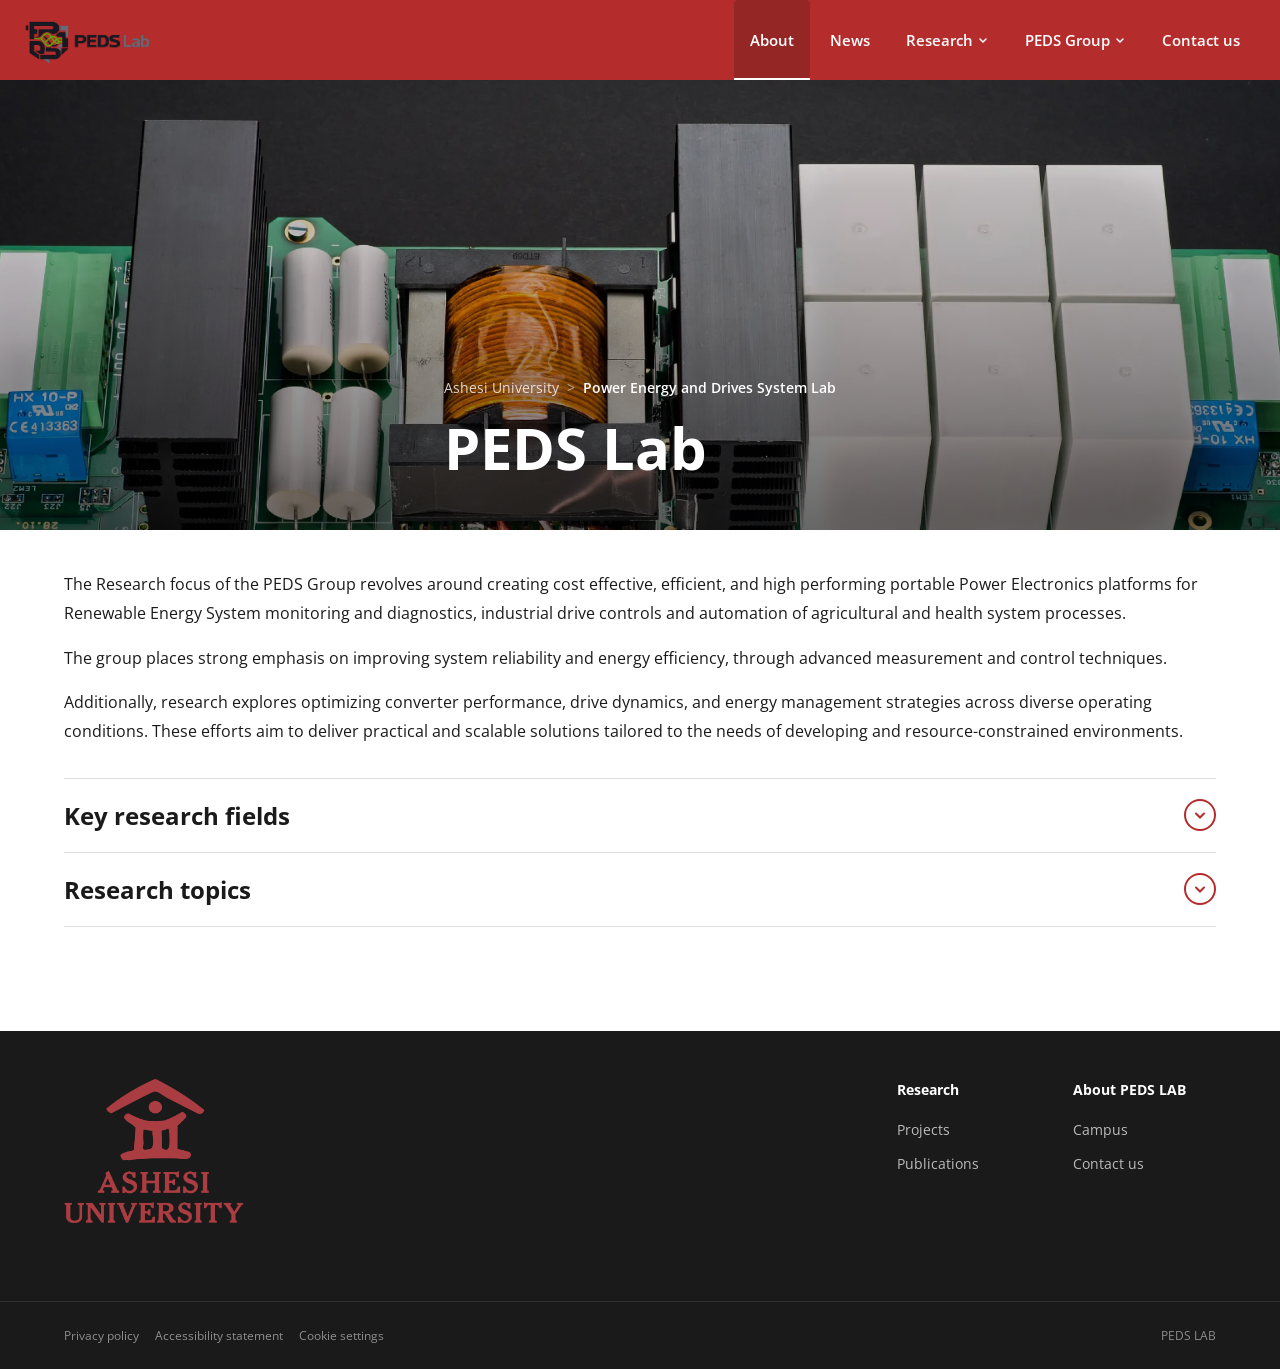
<file: index.html>
<!DOCTYPE html>
<html lang="en">
<head>
  <meta charset="UTF-8">
  <meta name="viewport" content="width=device-width, initial-scale=1.0">
  <title>PEDS Lab -Ashesi University</title>
  <meta name="description" content="Laboratory of Electrical Drives Technology at LUT University focuses on electromechanical energy conversion applications.">
  <link rel="preconnect" href="https://fonts.googleapis.com">
  <link rel="preconnect" href="https://fonts.gstatic.com" crossorigin>
  <link href="https://fonts.googleapis.com/css2?family=Open+Sans:wght@400;600;700&display=swap" rel="stylesheet">
  <link rel="stylesheet" href="styles.css">
</head>
<body>

  <!-- ============================================================
       NAVIGATION
       ============================================================ -->
       
  <nav class="nav"> 
    <div class="container-wide nav__inner">
      <!-- Logo -->
      <a href="index.html" class="nav__logo">
        <img src="images/logo_draft.png" alt="Insert Logo">
      </a>

      <!-- Desktop Nav -->
      <div class="nav__desktop">

         <!-- For companies -->
        <div class="nav__item">
         <button class="nav__item-btn">
            <a href="index.html">About</a>
            <!-- <svg class="nav__chevron" viewBox="0 0 12 12" fill="none"><path d="M3 5l3 3 3-3" stroke="currentColor" stroke-width="1.5" stroke-linecap="round"/></svg> -->
          </button>
        </div>

        <!-- News -->
        <div class="nav__item">
          <button class="nav__item-btn">
            <a href="news.html">News</a>
            <!-- <svg class="nav__chevron" viewBox="0 0 12 12" fill="none"><path d="M3 5l3 3 3-3" stroke="currentColor" stroke-width="1.5" stroke-linecap="round"/></svg> -->
          </button>
        </div>
        <!-- Research -->
        <div class="nav__item">
          <button class="nav__item-btn">
            <a href="research.html">Research</a>
            <svg class="nav__chevron" viewBox="0 0 12 12" fill="none"><path d="M3 5l3 3 3-3" stroke="currentColor" stroke-width="1.5" stroke-linecap="round"/></svg>
          </button>
          <div class="nav__dropdown">
            <a href="research.html">Projects</a>
            <a href="publications.html">Publications</a>
          </div>
        </div>
        <!-- People -->
        <div class="nav__item">
          <button class="nav__item-btn">
            <a href="people.html">PEDS Group</a>
            <svg class="nav__chevron" viewBox="0 0 12 12" fill="none"><path d="M3 5l3 3 3-3" stroke="currentColor" stroke-width="1.5" stroke-linecap="round"/></svg>
          </button>
          <div class="nav__dropdown">
            <a href="senior-members.html">Member Profiles</a>
          </div> 
        </div>
       
        <!-- About us -->
        <div class="nav__item">
          <button class="nav__item-btn">
            <a href="contact.html">Contact us</a>
          </button>
        </div>
        </div>

        

      <!-- Mobile hamburger -->
      <button class="nav__mobile-btn" id="open-menu" aria-label="Open menu">
        <svg width="24" height="24" viewBox="0 0 24 24" fill="none" stroke="#fff" stroke-width="2"><path d="M3 12h18M3 6h18M3 18h18"/></svg>
      </button>
    </div>
  </nav>


  <!-- Mobile Menu -->
  <div class="mobile-menu" id="mobile-menu">
    <div class="mobile-menu__header">
      <div class="mobile-menu__logo"><img src="images/logo_draft.png" alt="LUT University"></div>
      <button class="mobile-menu__close" id="close-menu" aria-label="Close menu">
        <svg width="24" height="24" viewBox="0 0 24 24" fill="none" stroke="#fff" stroke-width="2"><path d="M18 6L6 18M6 6l12 12"/></svg>
      </button>
    </div>
    <div class="mobile-menu__body">
      <!-- News -->
      <div class="mobile-menu__section">
           <a href="index.html"><button class="mobile-menu__toggle">About</button></a>
        </a>
      </div>
      <!-- Research -->
      <div class="mobile-menu__section">
         <a href="news.html"><button class="mobile-menu__toggle">News</button></a>
      </div>
      <!-- Studies -->
      <div class="mobile-menu__section">
        <button class="mobile-menu__toggle">Research<svg class="chevron" viewBox="0 0 12 12" fill="none" width="16" height="16"><path d="M3 5l3 3 3-3" stroke="#fff" stroke-width="1.5" stroke-linecap="round"/></svg></button>
        <div class="mobile-menu__submenu"><a href="research.html">Project</a><a href="master-programs.html">Publications</a></div>
      </div>
      <!-- For companies -->
      <div class="mobile-menu__section">
        <button class="mobile-menu__toggle">People<svg class="chevron" viewBox="0 0 12 12" fill="none" width="16" height="16"><path d="M3 5l3 3 3-3" stroke="#fff" stroke-width="1.5" stroke-linecap="round"/></svg></button>
        <div class="mobile-menu__submenu"><a href="#">Members</a></div>
      </div>
      <!-- About us -->
      <div class="mobile-menu__section">
        <a href="contact.html"><button class="mobile-menu__toggle">Contact</button></a>
      </div>
      
      </div>
    </div>
  </div>

  <!-- ============================================================
       HERO SECTION
       ============================================================ -->
  <section class="hero">
    <div class="hero__image-wrapper">
      <img src="images/hero-banner.webp" alt="PEDS LAB">
      <div class="hero__overlay"></div>
      <div class="hero__content">
        <div class="container hero__inner">
          <!-- Breadcrumb -->
          <nav class="breadcrumb" aria-label="Breadcrumb">
            <a href="www.ashesi.edu.gh">Ashesi University</a><span class="breadcrumb__sep">&gt;</span>
            <span class="breadcrumb__current">Power Energy and Drives System Lab</span>
          </nav>
          <h1 class="hero__title">PEDS Lab</h1>
        </div>
      </div>
    </div>
    <!-- School tag -->
    
  </section>

  <!-- ============================================================
       MAIN CONTENT
       ============================================================ -->
  <main class="main-content">
    <div class="container">

      <!-- Intro -->
      <section class="intro">
        <p>The Research focus of the PEDS Group revolves around creating cost effective, efficient, and high performing portable Power Electronics platforms for Renewable Energy System monitoring and diagnostics, industrial drive controls and automation of agricultural and health system processes. </p>
        <p>The group places strong emphasis on improving system reliability and energy efficiency, through advanced measurement and control techniques.</p>
        <p>Additionally, research explores optimizing converter performance, drive dynamics, and energy management strategies across diverse operating conditions. These efforts aim to deliver practical and scalable solutions tailored to the needs of developing and resource-constrained environments.</p>
      </section>

      <!-- Accordion Sections -->
      <div class="accordion">

        <!-- Key Research Fields -->
        <div class="accordion__item">
          <button class="accordion__trigger">
            <span class="accordion__title">Key research fields</span>
            <span class="accordion__icon"><svg width="14" height="14" viewBox="0 0 14 14" fill="none"><path d="M3 5.5l4 4 4-4" stroke="#b52c2c" stroke-width="2" stroke-linecap="round"/></svg></span>
          </button>
          <div class="accordion__panel">
            <div class="accordion__panel-inner">
              <div class="research-block">
                <h3>Power Electronics: DC-DC Converters, DC-AC Inverters </h3>
                <p>Grid integration and control of inverter-based RE systems</p>
                <p>Design and analysis of converters for RE generation and grid connection</p>
                <p>Development of passive filter topologies to improve power quality for grid injection</p>
              </div>
              <div class="research-block">
                <h3>Renewable Energy and Energy Storage Technologies</h3>
                <p>Photovoltaic (PV) systems and Impedance Spectroscopy (IS)</p> 
                <p>PV cell characterization, monitoring and diagnostics</p> 
                <p>Smart grid and optimization</p>  
                <p>Wind Energy Conversion Systems (WECS) </p>
                <p>Batteries, Fuel cells and Hydrogen energy</p>
                <p>Performance, degradation and condition monitoring </p>
              </div>

              <div class="research-block">
                <h3>Electrical Machines and Drives</h3>
                <p>Energy efficiency improvements </p> 
                <p>Condition monitoring </p> 
                <p>Transportation electrification, EV Vehicles, Aircraft Propulsions</p>  
                <p>Industrial control and automation</p>
              </div>

            </div>
          </div>
        </div>

        <!-- Research Topics -->
        <div class="accordion__item">
          <button class="accordion__trigger">
            <span class="accordion__title">Research topics</span>
            <span class="accordion__icon"><svg width="14" height="14" viewBox="0 0 14 14" fill="none"><path d="M3 5.5l4 4 4-4" stroke="#b52c2c" stroke-width="2" stroke-linecap="round"/></svg></span>
          </button>
          <div class="accordion__panel">
            <div class="accordion__panel-inner">
              <ul class="bullet-list">
                <li><span class="bullet-dot"></span>Design of an Interleaved Boost Converter (IBC) with current sharing control mechanism for Solar PV applications</li>
                <li><span class="bullet-dot"></span>Online Characterization of Solar PV panels using DC-DC power converters</li>
                <li><span class="bullet-dot"></span>PV-powered fine sand solar geyser for domestic hot water</li>
                <li><span class="bullet-dot"></span>Condition Monitoring of Three Phase Induction Motors Using Impedance Spectroscopy Measurement Data </li>
                <li><span class="bullet-dot"></span>Condition Monitoring of an Induction Motor-Drive System Using Impedance Spectroscopy Measurement Data </li>
                <li><span class="bullet-dot"></span>Output Impedance measurements of DC-DC power converters for Control-Loop  Stability Studies </li>
               </ul>
            </div>
          </div>
        </div>

        <!-- Research Environments -->
        <!-- <div class="accordion__item">
          <button class="accordion__trigger">
            <span class="accordion__title">Research environments</span>
            <span class="accordion__icon"><svg width="14" height="14" viewBox="0 0 14 14" fill="none"><path d="M3 5.5l4 4 4-4" stroke="#00854a" stroke-width="2" stroke-linecap="round"/></svg></span>
          </button>
          <div class="accordion__panel">
            <div class="accordion__panel-inner">
              <ul class="bullet-list">
                <li><span class="bullet-dot"></span>High-speed drive testing up to 2 MW / 16,000 rpm at low voltage</li>
                <li><span class="bullet-dot"></span>Efficiency measurements using calorimetric methods</li>
                <li><span class="bullet-dot"></span>New power electronics teaching lab</li>
              </ul>
            </div>
          </div>
        </div> -->

        <!-- Contact Persons -->
       

        <!-- Related Projects -->
        

        <!-- Publications -->
        <!-- <div class="accordion__item">
          <button class="accordion__trigger">
            <span class="accordion__title">Publications</span>
            <span class="accordion__icon"><svg width="14" height="14" viewBox="0 0 14 14" fill="none"><path d="M3 5.5l4 4 4-4" stroke="#00854a" stroke-width="2" stroke-linecap="round"/></svg></span>
          </button>
          <div class="accordion__panel">
            <div class="accordion__panel-inner">
              <div class="publication">
                <span class="publication__year">2026</span>
                <div>
                  <div class="publication__type">A4 Article in conference proceedings</div>
                  <div class="publication__title"><a href="#">Impact of New Battery Plants Raw Material Transport on Local Infrastructure and Emissions in Southern Finland</a></div>
                  <div class="publication__school">LUT School of Energy Systems</div>
                </div>
              </div>
              <div class="publication">
                <span class="publication__year">2025</span>
                <div>
                  <div class="publication__type">A1 Journal article (refereed)</div>
                  <div class="publication__title"><a href="#">Direct liquid cooling in compact machines: Advantages and limitations</a></div>
                  <div class="publication__school">LUT School of Energy Systems</div>
                </div>
              </div>
              <div class="publication">
                <span class="publication__year">2026</span>
                <div>
                  <div class="publication__type">A1 Journal article (refereed)</div>
                  <div class="publication__title"><a href="#">Multiphysics Design Methodology for High-Speed Synchronous Reluctance Machines</a></div>
                  <div class="publication__school">LUT School of Energy Systems</div>
                </div>
              </div>
              <div class="publication">
                <span class="publication__year">2025</span>
                <div>
                  <div class="publication__type">A1 Journal article (refereed)</div>
                  <div class="publication__title"><a href="#">Variable Reluctance Resolver with a Modular Stator: Main Design Aspects</a></div>
                  <div class="publication__school">LUT School of Energy Systems</div>
                </div>
              </div>
              <div class="publication">
                <span class="publication__year">2025</span>
                <div>
                  <div class="publication__type">A2 Review article</div>
                  <div class="publication__title"><a href="#">Review on Silicon Carbide based High-Fundamental Frequency Inverters for High-Speed Drives</a></div>
                  <div class="publication__school">LUT School of Energy Systems</div>
                </div>
              </div>
              <div class="publication">
                <span class="publication__year">2025</span>
                <div>
                  <div class="publication__type">A1 Journal article (refereed)</div>
                  <div class="publication__title"><a href="#">Advanced Direct Cooling Arrangements for Machines With Hairpin Windings</a></div>
                  <div class="publication__school">LUT School of Energy Systems</div>
                </div>
              </div>
              <a href="#" class="all-publications-link">
                All publications
                <svg width="14" height="14" viewBox="0 0 24 24" fill="none" stroke="currentColor" stroke-width="2"><path d="M5 12h14M12 5l7 7-7 7"/></svg>
              </a>
            </div>
          </div>
        </div> -->

        <!-- All Staff -->
        <!-- <div class="accordion__item">
          <button class="accordion__trigger">
            <span class="accordion__title">Members</span>
            <span class="accordion__icon"><svg width="14" height="14" viewBox="0 0 14 14" fill="none"><path d="M3 5.5l4 4 4-4" stroke="#00854a" stroke-width="2" stroke-linecap="round"/></svg></span>
          </button>
          <div class="accordion__panel">
            <div class="accordion__panel-inner">
              <div class="staff-filter">
                <label for="staff-filter">Research area</label>
                <select id="staff-filter">
                  <option value="all">All areas</option>
                  <option value="Electrical Engineering">Electrical Engineering</option>
                </select>
              </div>
              <div class="staff-grid">
                <a href="#" class="staff-card" data-area="Senior Researcher">
                  <div class="staff-card__avatar"><img src="images/Awingot-Akparibo.webp" alt="Richard Awingot"></div>
                  <div class="staff-card__info">
                    <div class="staff-card__name">Richard Awingot</div>
                    <div class="staff-card__role">Doctoral Researcher</div>
                  </div>
                </a>
                <a href="#" class="staff-card" data-area="Junior Researcher">
                  <div class="staff-card__avatar"><img src="images/bright-tetteh.jpg" alt="Bright Tetteh"></div>
                  <div class="staff-card__info">
                    <div class="staff-card__name">Bright Tetteh</div>
                    <div class="staff-card__role">Doctoral Researcher</div>
                  </div>
                </a>
              </div>
            </div>
          </div>
        </div> -->

      </div><!-- /.accordion -->
    </div><!-- /.container -->
  </main>

  <!-- ============================================================
       FOOTER
       ============================================================ -->
  <footer class="footer">
    <div class="footer__main">
      <div class="container">
        <div class="footer__grid">
          <!-- Logo & social -->
          <div>
            <div class="footer__logo"><img src="images/ashesi-logo.png" alt="LUT University"></div>
            <!-- <div class="footer__social">
              <a href="#" class="footer__social-link" aria-label="Facebook">
                <svg width="16" height="16" viewBox="0 0 24 24" fill="currentColor"><path d="M18 2h-3a5 5 0 00-5 5v3H7v4h3v8h4v-8h3l1-4h-4V7a1 1 0 011-1h3z"/></svg>
              </a>
              <a href="#" class="footer__social-link" aria-label="Twitter">
                <svg width="16" height="16" viewBox="0 0 24 24" fill="currentColor"><path d="M23 3a10.9 10.9 0 01-3.14 1.53 4.48 4.48 0 00-7.86 3v1A10.66 10.66 0 013 4s-4 9 5 13a11.64 11.64 0 01-7 2c9 5 20 0 20-11.5a4.5 4.5 0 00-.08-.83A7.72 7.72 0 0023 3z"/></svg>
              </a>
              <a href="#" class="footer__social-link" aria-label="LinkedIn">
                <svg width="16" height="16" viewBox="0 0 24 24" fill="currentColor"><path d="M16 8a6 6 0 016 6v7h-4v-7a2 2 0 00-2-2 2 2 0 00-2 2v7h-4v-7a6 6 0 016-6zM2 9h4v12H2zM4 6a2 2 0 100-4 2 2 0 000 4z"/></svg>
              </a>
              <a href="#" class="footer__social-link" aria-label="Instagram">
                <svg width="16" height="16" viewBox="0 0 24 24" fill="currentColor"><path d="M7.8 2h8.4C19.4 2 22 4.6 22 7.8v8.4a5.8 5.8 0 01-5.8 5.8H7.8C4.6 22 2 19.4 2 16.2V7.8A5.8 5.8 0 017.8 2m-.2 2A3.6 3.6 0 004 7.6v8.8C4 18.39 5.61 20 7.6 20h8.8a3.6 3.6 0 003.6-3.6V7.6C20 5.61 18.39 4 16.4 4H7.6m9.65 1.5a1.25 1.25 0 110 2.5 1.25 1.25 0 010-2.5M12 7a5 5 0 110 10 5 5 0 010-10m0 2a3 3 0 100 6 3 3 0 000-6z"/></svg>
              </a>
              <a href="#" class="footer__social-link" aria-label="YouTube">
                <svg width="16" height="16" viewBox="0 0 24 24" fill="currentColor"><path d="M22.54 6.42a2.78 2.78 0 00-1.94-2C18.88 4 12 4 12 4s-6.88 0-8.6.46a2.78 2.78 0 00-1.94 2A29 29 0 001 11.75a29 29 0 00.46 5.33A2.78 2.78 0 003.4 19.1c1.72.46 8.6.46 8.6.46s6.88 0 8.6-.46a2.78 2.78 0 001.94-2 29 29 0 00.46-5.25 29 29 0 00-.46-5.43zM9.75 15.02V8.48l5.75 3.27-5.75 3.27z"/></svg>
              </a>
            </div> -->
          </div>
          <!-- Study with us -->
          <div class="footer__col">
            <h3></h3>
          
          </div>

           <div class="footer__col">
            <h3></h3>
          
          </div>

          

          <!-- Research -->
          <div class="footer__col">
            <h3>Research</h3>
            <ul>
              <li><a href="research.html">Projects</a></li>
              <li><a href="publications.html">Publications</a></li>
            </ul>
          </div>
          <!-- About LUT -->
          <div class="footer__col">
            <h3>About PEDS LAB</h3>
            <ul>
              <li><a href="https://www.google.com/maps/dir//Ashesi+University,+1+University+Ave,+Berekuso/@5.7615528,-0.2156826,15z/data=!4m8!4m7!1m0!1m5!1m1!1s0xfdf767731dfa583:0xc30b0f51f3b91add!2m2!1d-0.2199232!2d5.7602752?entry=ttu&g_ep=EgoyMDI2MDQxMy4wIKXMDSoASAFQAw%3D%3D">Campus</a></li>
              <li><a href="contact.html">Contact us</a></li>
            </ul>
          </div>
          <!-- Services -->
         
        </div>
      </div>
    </div>
    <!-- Bottom bar -->
    <div class="footer__bottom">
      <div class="container footer__bottom-inner">
        <div class="footer__legal">
          <a href="#">Privacy policy</a>
          <a href="#">Accessibility statement</a>
          <a href="#">Cookie settings</a>
        </div>
        <p class="footer__copyright"> PEDS LAB</p>
      </div>
    </div>
  </footer>

  <!-- Search Modal -->
  <div class="modal" id="search-modal">
    <div class="modal__backdrop" id="search-modal-backdrop"></div>
    <div class="modal__container">
      <button class="modal__close" id="modal-close-search" aria-label="Close">&times;</button>
      <div class="modal__body">
        <div class="search-modal">
          <h2>Search</h2>
          <form class="search-form">
            <input type="text" class="search-input" placeholder="Search for news, research, people..." aria-label="Search input">
            <button type="submit" class="search-submit" aria-label="Submit search">
              <svg width="20" height="20" viewBox="0 0 24 24" fill="none" stroke="currentColor" stroke-width="2"><circle cx="11" cy="11" r="8"/><path d="M21 21l-4.35-4.35"/></svg>
            </button>
          </form>
        </div>
      </div>
    </div>
  </div>

  <script src="script.js"></script>
</body>
</html>
</file>
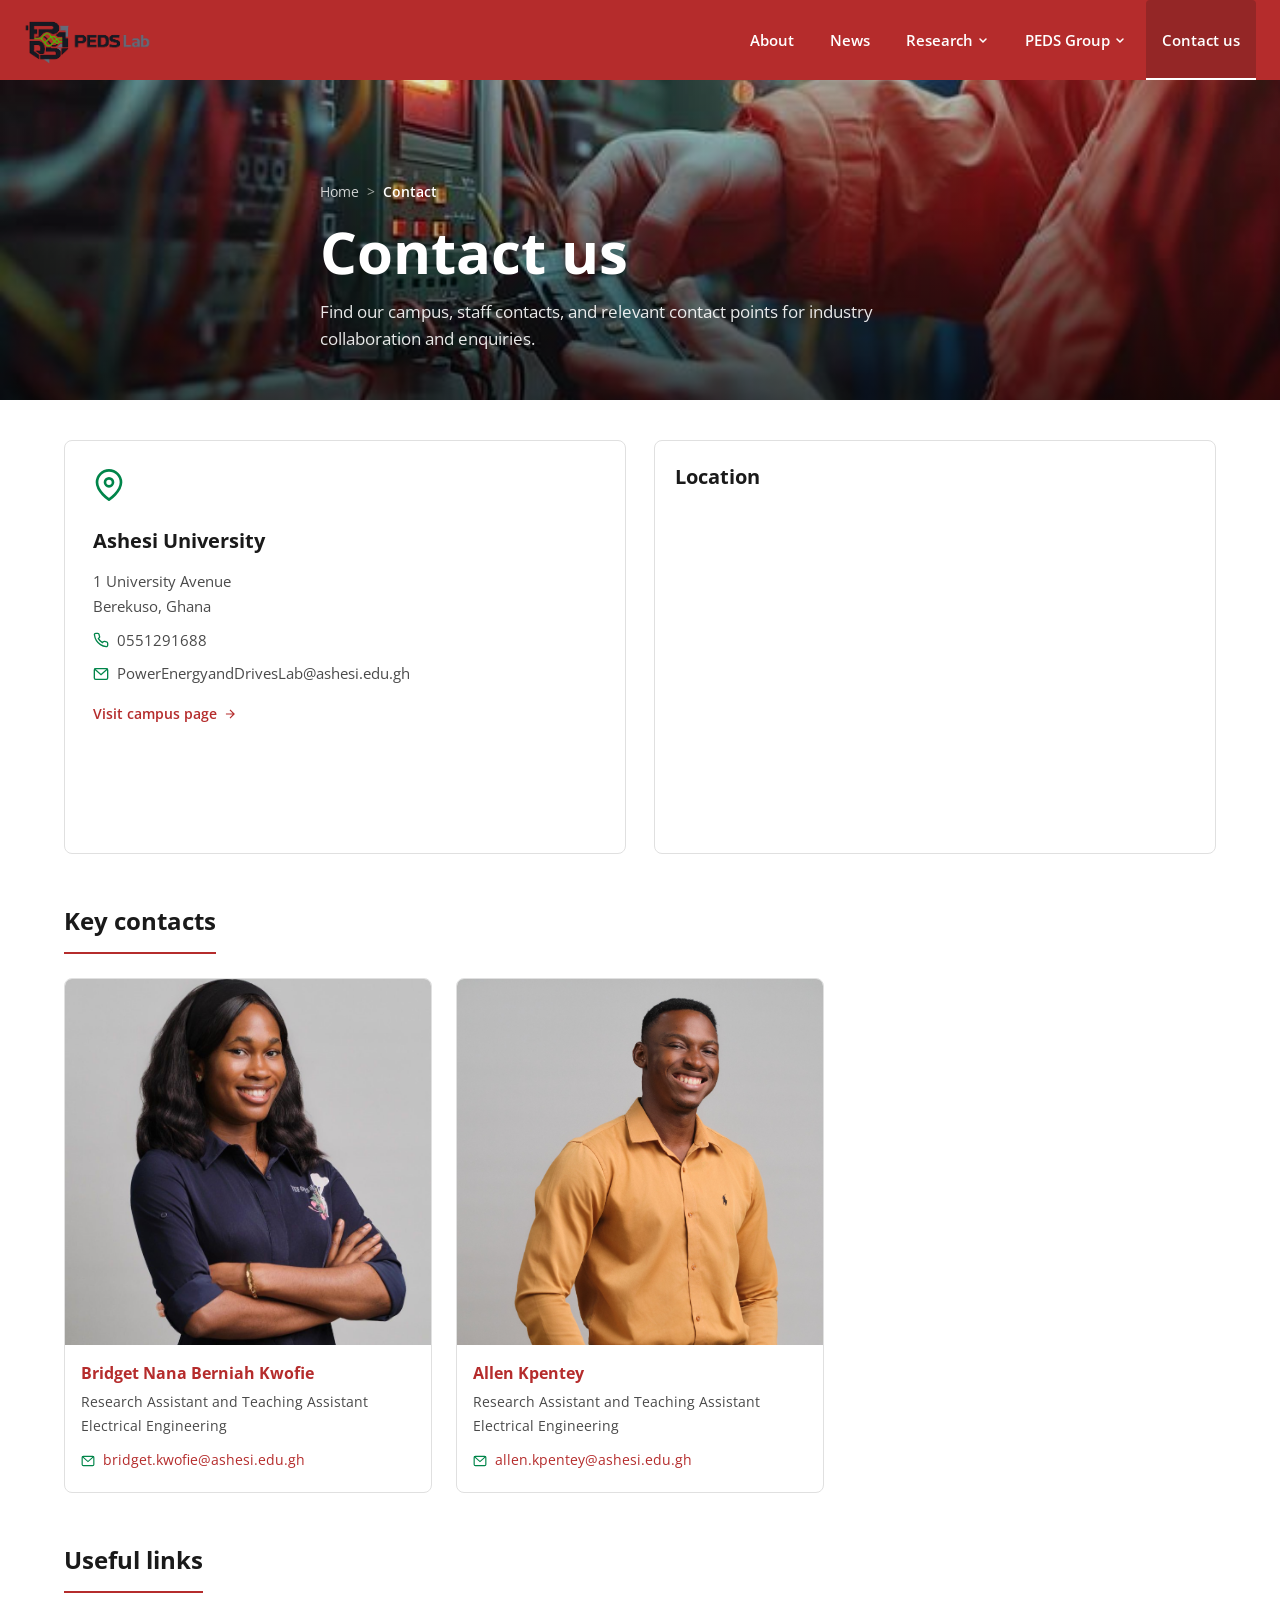
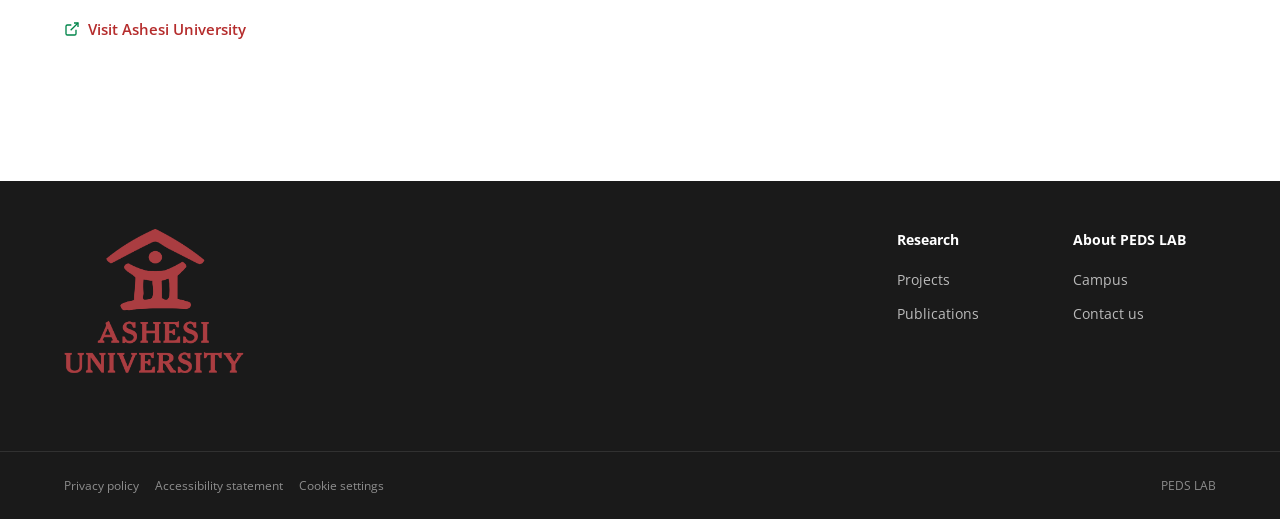
<file: contact.html>
<!DOCTYPE html>
<html lang="en">
<head>
  <meta charset="UTF-8">
  <meta name="viewport" content="width=device-width, initial-scale=1.0">
  <title>Contact | Power Energy and Drives Systems Lab</title>
  <link rel="preconnect" href="https://fonts.googleapis.com">
  <link rel="preconnect" href="https://fonts.gstatic.com" crossorigin>
  <link href="https://fonts.googleapis.com/css2?family=Open+Sans:wght@400;600;700&display=swap" rel="stylesheet">
  <link rel="stylesheet" href="styles.css">
</head>
<body>

  <!-- NAVIGATION -->
  <nav class="nav"> 
    <div class="container-wide nav__inner">
      <!-- Logo -->
      <a href="index.html" class="nav__logo">
        <img src="images/logo_draft.png" alt="Insert Logo">
      </a>

      <!-- Desktop Nav -->
      <div class="nav__desktop">

         <!-- For companies -->
        <div class="nav__item">
         <button class="nav__item-btn">
            <a href="index.html">About</a>
            <!-- <svg class="nav__chevron" viewBox="0 0 12 12" fill="none"><path d="M3 5l3 3 3-3" stroke="currentColor" stroke-width="1.5" stroke-linecap="round"/></svg> -->
          </button>
        </div>

        <!-- News -->
        <div class="nav__item">
          <button class="nav__item-btn">
            <a href="news.html">News</a>
            <!-- <svg class="nav__chevron" viewBox="0 0 12 12" fill="none"><path d="M3 5l3 3 3-3" stroke="currentColor" stroke-width="1.5" stroke-linecap="round"/></svg> -->
          </button>
        </div>
        <!-- Research -->
        <div class="nav__item">
          <button class="nav__item-btn">
            <a href="research.html">Research</a>
            <svg class="nav__chevron" viewBox="0 0 12 12" fill="none"><path d="M3 5l3 3 3-3" stroke="currentColor" stroke-width="1.5" stroke-linecap="round"/></svg>
          </button>
          <div class="nav__dropdown">
            <a href="research.html">Projects</a>
            <a href="publications.html">Publications</a>
          </div>
        </div>
        <!-- People -->
        <div class="nav__item">
          <button class="nav__item-btn">
            <a href="people.html">PEDS Group</a>
            <svg class="nav__chevron" viewBox="0 0 12 12" fill="none"><path d="M3 5l3 3 3-3" stroke="currentColor" stroke-width="1.5" stroke-linecap="round"/></svg>
          </button>
          <div class="nav__dropdown">
            <a href="senior-members.html">Member Profiles</a>
          </div> 
        </div>
       
        <!-- About us -->
        <div class="nav__item">
          <button class="nav__item-btn">
            <a href="contact.html">Contact us</a>
          </button>
        </div>
        </div>

        

      <!-- Mobile hamburger -->
      <button class="nav__mobile-btn" id="open-menu" aria-label="Open menu">
        <svg width="24" height="24" viewBox="0 0 24 24" fill="none" stroke="#fff" stroke-width="2"><path d="M3 12h18M3 6h18M3 18h18"/></svg>
      </button>
    </div>
  </nav>


  <!-- Mobile Menu -->
  <div class="mobile-menu" id="mobile-menu">
    <div class="mobile-menu__header">
      <div class="mobile-menu__logo"><img src="images/logo_draft.png" alt="LUT University"></div>
      <button class="mobile-menu__close" id="close-menu" aria-label="Close menu">
        <svg width="24" height="24" viewBox="0 0 24 24" fill="none" stroke="#fff" stroke-width="2"><path d="M18 6L6 18M6 6l12 12"/></svg>
      </button>
    </div>
    <div class="mobile-menu__body">
      <!-- News -->
      <div class="mobile-menu__section">
           <a href="index.html"><button class="mobile-menu__toggle">About</button></a>
        </a>
      </div>
      <!-- Research -->
      <div class="mobile-menu__section">
         <a href="news.html"><button class="mobile-menu__toggle">News</button></a>
      </div>
      <!-- Studies -->
      <div class="mobile-menu__section">
        <button class="mobile-menu__toggle">Research<svg class="chevron" viewBox="0 0 12 12" fill="none" width="16" height="16"><path d="M3 5l3 3 3-3" stroke="#fff" stroke-width="1.5" stroke-linecap="round"/></svg></button>
        <div class="mobile-menu__submenu"><a href="research.html">Project</a><a href="master-programs.html">Publications</a></div>
      </div>
      <!-- For companies -->
      <div class="mobile-menu__section">
        <button class="mobile-menu__toggle">People<svg class="chevron" viewBox="0 0 12 12" fill="none" width="16" height="16"><path d="M3 5l3 3 3-3" stroke="#fff" stroke-width="1.5" stroke-linecap="round"/></svg></button>
        <div class="mobile-menu__submenu"><a href="#">Members</a></div>
      </div>
      <!-- About us -->
      <div class="mobile-menu__section">
        <a href="contact.html"><button class="mobile-menu__toggle">Contact</button></a>
      </div>
      
      </div>
    </div>
  </div>

  <!-- HERO -->
  <section class="hero hero--compact">
    <div class="hero__image-wrapper">
      <img src="images/contact_1.jpeg" alt="Contact us">
      <div class="hero__overlay"></div>
      <div class="hero__content">
        <div class="container hero__inner">
          <nav class="breadcrumb" aria-label="Breadcrumb">
            <a href="index.html">Home</a><span class="breadcrumb__sep">&gt;</span>
            <span class="breadcrumb__current">Contact</span>
          </nav>
          <h1 class="hero__title">Contact us</h1>
          <p class="hero__lead">Find our campus, staff contacts, and relevant contact points for industry collaboration and enquiries.</p>
        </div>
      </div>
    </div>
  </section>

  <!-- MAIN CONTENT -->
  <main class="main-content">
    <div class="container">

      <!-- Campus & Map -->
      <div class="contact-grid">
        <div class="campus-card">
          <div class="campus-card__icon">
            <svg width="32" height="32" viewBox="0 0 24 24" fill="none" stroke="#00854a" stroke-width="2"><path d="M21 10c0 7-9 13-9 13s-9-6-9-13a9 9 0 0118 0z"/><circle cx="12" cy="10" r="3"/></svg>
          </div>
          <h3>Ashesi University</h3>
          <p>1 University Avenue<br>Berekuso, Ghana</p>
          <p class="campus-card__phone">
            <svg width="16" height="16" viewBox="0 0 24 24" fill="none" stroke="#00854a" stroke-width="2"><path d="M22 16.92v3a2 2 0 01-2.18 2 19.79 19.79 0 01-8.63-3.07 19.5 19.5 0 01-6-6 19.79 19.79 0 01-3.07-8.67A2 2 0 014.11 2h3a2 2 0 012 1.72 12.84 12.84 0 00.7 2.81 2 2 0 01-.45 2.11L8.09 9.91a16 16 0 006 6l1.27-1.27a2 2 0 012.11-.45 12.84 12.84 0 002.81.7A2 2 0 0122 16.92z"/></svg>
            0551291688
          </p>
          <p class="campus-card__email">
            <svg width="16" height="16" viewBox="0 0 24 24" fill="none" stroke="#00854a" stroke-width="2"><rect x="2" y="4" width="20" height="16" rx="2"/><path d="M22 4L12 13 2 4"/></svg>
            PowerEnergyandDrivesLab@ashesi.edu.gh
          </p>
          <a href="https://www.ashesi.edu.gh" class="campus-card__link">
            Visit campus page
            <svg width="14" height="14" viewBox="0 0 24 24" fill="none" stroke="currentColor" stroke-width="2"><path d="M5 12h14M12 5l7 7-7 7"/></svg>
          </a>
        </div>

        <div class="campus-card campus-card--map">
          <h3>Location</h3>
          <iframe src="https://www.google.com/maps/embed?pb=!1m18!1m12!1m3!1d3971.3098899998!2d-0.3516!3d6.1667!2m3!1f0!2f0!3f0!3m2!1i1024!2i768!4f13.1!3m3!1m2!1sAshesi%20University!2sBerekuso%2C%20Ghana!5e0!3m2!1sen!2s!4v170750000" width="100%" height="320" style="border:0;border-radius:8px;" allowfullscreen loading="lazy" referrerpolicy="no-referrer-when-downgrade"></iframe>
        </div>
      </div>

      <!-- Key Contacts -->
      <section class="contact-people">
        <h2 class="section-heading">Key contacts</h2>
        <div class="cards-grid">
          <div class="contact-card">
            <div class="contact-card__image"><img src="images/Bridget-Kwofie.jpeg" alt="Richard Awingot"></div>
            <div class="contact-card__body">
              <div class="contact-card__name"><a href="#">Bridget Nana Berniah Kwofie</a></div>
              <div class="contact-card__role">Research Assistant and Teaching Assistant</div>
              <div class="contact-card__field">Electrical Engineering</div>
              <a href="mailto:bridget.kwofie@ashesi.edu.gh" class="contact-card__link">
                <svg width="14" height="14" viewBox="0 0 24 24" fill="none" stroke="#00854a" stroke-width="2"><rect x="2" y="4" width="20" height="16" rx="2"/><path d="M22 4L12 13 2 4"/></svg>
                bridget.kwofie@ashesi.edu.gh
              </a>
            </div>
          </div>
          
          <div class="contact-card">
            <div class="contact-card__image"><img src="images/Allen-Kpentey.jpg" alt="Enoch Aho"></div>
            <div class="contact-card__body">
              <div class="contact-card__name"><a href="#">Allen Kpentey</a></div>
              <div class="contact-card__role">Research Assistant and Teaching Assistant</div>
              <div class="contact-card__field">Electrical Engineering</div>
              <a href="mailto:enoch.aho@ashesi.edu.gh" class="contact-card__link">
                <svg width="14" height="14" viewBox="0 0 24 24" fill="none" stroke="#00854a" stroke-width="2"><rect x="2" y="4" width="20" height="16" rx="2"/><path d="M22 4L12 13 2 4"/></svg>
                allen.kpentey@ashesi.edu.gh
              </a>
            </div>
          </div>
        </div>
      </section>

      <!-- Useful Links -->
      <section class="contact-links">
        <h2 class="section-heading">Useful links</h2>
        <ul class="links-list">
          <li>
            <a href="https://www.ashesi.org/" target="_blank" rel="noopener" class="useful-link">
              <svg width="16" height="16" viewBox="0 0 24 24" fill="none" stroke="#00854a" stroke-width="2"><path d="M18 13v6a2 2 0 01-2 2H5a2 2 0 01-2-2V8a2 2 0 012-2h6"/><polyline points="15 3 21 3 21 9"/><line x1="10" y1="14" x2="21" y2="3"/></svg>
              Visit Ashesi University
            </a>
          </li>
        </ul>
      </section>

    </div>
  </main>

  <!-- FOOTER -->
  <footer class="footer">
    <div class="footer__main">
      <div class="container">
        <div class="footer__grid">
          <!-- Logo & social -->
          <div>
            <div class="footer__logo"><img src="images/ashesi-logo.png" alt="LUT University"></div>
            <!-- <div class="footer__social">
              <a href="#" class="footer__social-link" aria-label="Facebook">
                <svg width="16" height="16" viewBox="0 0 24 24" fill="currentColor"><path d="M18 2h-3a5 5 0 00-5 5v3H7v4h3v8h4v-8h3l1-4h-4V7a1 1 0 011-1h3z"/></svg>
              </a>
              <a href="#" class="footer__social-link" aria-label="Twitter">
                <svg width="16" height="16" viewBox="0 0 24 24" fill="currentColor"><path d="M23 3a10.9 10.9 0 01-3.14 1.53 4.48 4.48 0 00-7.86 3v1A10.66 10.66 0 013 4s-4 9 5 13a11.64 11.64 0 01-7 2c9 5 20 0 20-11.5a4.5 4.5 0 00-.08-.83A7.72 7.72 0 0023 3z"/></svg>
              </a>
              <a href="#" class="footer__social-link" aria-label="LinkedIn">
                <svg width="16" height="16" viewBox="0 0 24 24" fill="currentColor"><path d="M16 8a6 6 0 016 6v7h-4v-7a2 2 0 00-2-2 2 2 0 00-2 2v7h-4v-7a6 6 0 016-6zM2 9h4v12H2zM4 6a2 2 0 100-4 2 2 0 000 4z"/></svg>
              </a>
              <a href="#" class="footer__social-link" aria-label="Instagram">
                <svg width="16" height="16" viewBox="0 0 24 24" fill="currentColor"><path d="M7.8 2h8.4C19.4 2 22 4.6 22 7.8v8.4a5.8 5.8 0 01-5.8 5.8H7.8C4.6 22 2 19.4 2 16.2V7.8A5.8 5.8 0 017.8 2m-.2 2A3.6 3.6 0 004 7.6v8.8C4 18.39 5.61 20 7.6 20h8.8a3.6 3.6 0 003.6-3.6V7.6C20 5.61 18.39 4 16.4 4H7.6m9.65 1.5a1.25 1.25 0 110 2.5 1.25 1.25 0 010-2.5M12 7a5 5 0 110 10 5 5 0 010-10m0 2a3 3 0 100 6 3 3 0 000-6z"/></svg>
              </a>
              <a href="#" class="footer__social-link" aria-label="YouTube">
                <svg width="16" height="16" viewBox="0 0 24 24" fill="currentColor"><path d="M22.54 6.42a2.78 2.78 0 00-1.94-2C18.88 4 12 4 12 4s-6.88 0-8.6.46a2.78 2.78 0 00-1.94 2A29 29 0 001 11.75a29 29 0 00.46 5.33A2.78 2.78 0 003.4 19.1c1.72.46 8.6.46 8.6.46s6.88 0 8.6-.46a2.78 2.78 0 001.94-2 29 29 0 00.46-5.25 29 29 0 00-.46-5.43zM9.75 15.02V8.48l5.75 3.27-5.75 3.27z"/></svg>
              </a>
            </div> -->
          </div>
          <!-- Study with us -->
          <div class="footer__col">
            <h3></h3>
          
          </div>

           <div class="footer__col">
            <h3></h3>
          
          </div>

          

          <!-- Research -->
          <div class="footer__col">
            <h3>Research</h3>
            <ul>
              <li><a href="research.html">Projects</a></li>
              <li><a href="publications.html">Publications</a></li>
            </ul>
          </div>
          <!-- About LUT -->
          <div class="footer__col">
            <h3>About PEDS LAB</h3>
            <ul>
             <li><a href="https://www.google.com/maps/dir//Ashesi+University,+1+University+Ave,+Berekuso/@5.7615528,-0.2156826,15z/data=!4m8!4m7!1m0!1m5!1m1!1s0xfdf767731dfa583:0xc30b0f51f3b91add!2m2!1d-0.2199232!2d5.7602752?entry=ttu&g_ep=EgoyMDI2MDQxMy4wIKXMDSoASAFQAw%3D%3D">Campus</a></li>
              <li><a href="contact.html">Contact us</a></li>
            </ul>
          </div>
          <!-- Services -->
         
        </div>
      </div>
    </div>
    <!-- Bottom bar -->
    <div class="footer__bottom">
      <div class="container footer__bottom-inner">
        <div class="footer__legal">
          <a href="#">Privacy policy</a>
          <a href="#">Accessibility statement</a>
          <a href="#">Cookie settings</a>
        </div>
        <p class="footer__copyright"> PEDS LAB</p>
      </div>
    </div>
  </footer>
  <!-- Search Modal -->
  <div class="modal" id="search-modal">
    <div class="modal__backdrop" id="search-modal-backdrop"></div>
    <div class="modal__container">
      <button class="modal__close" id="modal-close-search" aria-label="Close">&times;</button>
      <div class="modal__body">
        <div class="search-modal">
          <h2>Search</h2>
          <form class="search-form">
            <input type="text" class="search-input" placeholder="Search for news, research, people..." aria-label="Search input">
            <button type="submit" class="search-submit" aria-label="Submit search">
              <svg width="20" height="20" viewBox="0 0 24 24" fill="none" stroke="currentColor" stroke-width="2"><circle cx="11" cy="11" r="8"/><path d="M21 21l-4.35-4.35"/></svg>
            </button>
          </form>
        </div>
      </div>
    </div>
  </div>

  <script src="script.js"></script>
</body>
</html>
</file>
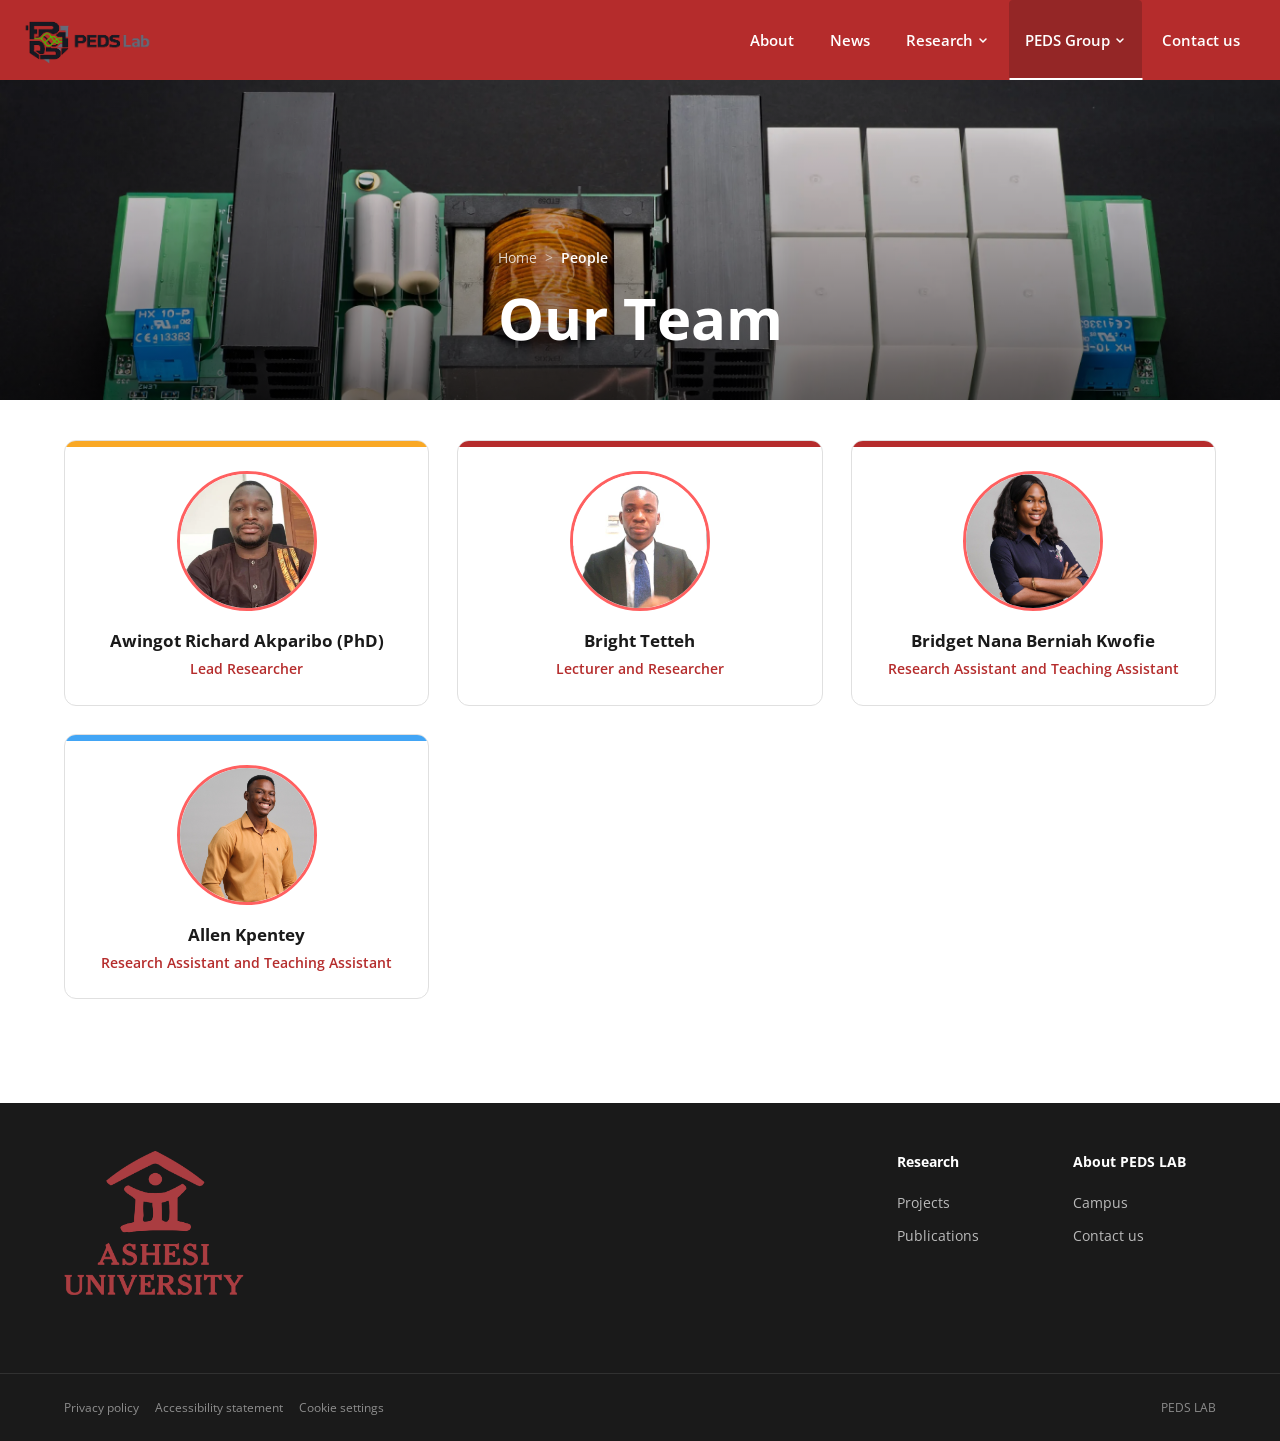
<file: people.html>
<!DOCTYPE html>
<html lang="en">
<head>
  <meta charset="UTF-8">
  <meta name="viewport" content="width=device-width, initial-scale=1.0">
  <title>Members | Power Energy and Drives Systems Lab</title>
  <link rel="preconnect" href="https://fonts.googleapis.com">
  <link rel="preconnect" href="https://fonts.gstatic.com" crossorigin>
  <link href="https://fonts.googleapis.com/css2?family=Open+Sans:wght@400;600;700&display=swap" rel="stylesheet">
  <link rel="stylesheet" href="styles.css">
</head>
<body>

  <!-- NAVIGATION -->
<nav class="nav"> 
    <div class="container-wide nav__inner">
      <!-- Logo -->
      <a href="index.html" class="nav__logo">
        <img src="images/logo_draft.png" alt="Insert Logo">
      </a>

      <!-- Desktop Nav -->
      <div class="nav__desktop">

         <!-- For companies -->
        <div class="nav__item">
         <button class="nav__item-btn">
            <a href="index.html">About</a>
            <!-- <svg class="nav__chevron" viewBox="0 0 12 12" fill="none"><path d="M3 5l3 3 3-3" stroke="currentColor" stroke-width="1.5" stroke-linecap="round"/></svg> -->
          </button>
        </div>

        <!-- News -->
        <div class="nav__item">
          <button class="nav__item-btn">
            <a href="news.html">News</a>
            <!-- <svg class="nav__chevron" viewBox="0 0 12 12" fill="none"><path d="M3 5l3 3 3-3" stroke="currentColor" stroke-width="1.5" stroke-linecap="round"/></svg> -->
          </button>
        </div>
        <!-- Research -->
        <div class="nav__item">
          <button class="nav__item-btn">
            <a href="research.html">Research</a>
            <svg class="nav__chevron" viewBox="0 0 12 12" fill="none"><path d="M3 5l3 3 3-3" stroke="currentColor" stroke-width="1.5" stroke-linecap="round"/></svg>
          </button>
          <div class="nav__dropdown">
            <a href="research.html">Projects</a>
            <a href="publications.html">Publications</a>
          </div>
        </div>
        <!-- People -->
        <div class="nav__item">
          <button class="nav__item-btn">
            <a href="people.html">PEDS Group</a>
            <svg class="nav__chevron" viewBox="0 0 12 12" fill="none"><path d="M3 5l3 3 3-3" stroke="currentColor" stroke-width="1.5" stroke-linecap="round"/></svg>
          </button>
          <div class="nav__dropdown">
            <a href="senior-members.html">Member Profiles</a>
          </div> 
        </div>
       
        <!-- About us -->
        <div class="nav__item">
          <button class="nav__item-btn">
            <a href="contact.html">Contact us</a>
          </button>
        </div>
        </div>

        

      <!-- Mobile hamburger -->
      <button class="nav__mobile-btn" id="open-menu" aria-label="Open menu">
        <svg width="24" height="24" viewBox="0 0 24 24" fill="none" stroke="#fff" stroke-width="2"><path d="M3 12h18M3 6h18M3 18h18"/></svg>
      </button>
    </div>
  </nav>

  <!-- Mobile Menu -->
  <div class="mobile-menu" id="mobile-menu">
    <div class="mobile-menu__header">
      <div class="mobile-menu__logo"><img src="images/logo_draft.png" alt="LUT University"></div>
      <button class="mobile-menu__close" id="close-menu" aria-label="Close menu">
        <svg width="24" height="24" viewBox="0 0 24 24" fill="none" stroke="#fff" stroke-width="2"><path d="M18 6L6 18M6 6l12 12"/></svg>
      </button>
    </div>
    <div class="mobile-menu__body">
      <!-- News -->
      <div class="mobile-menu__section">
           <a href="index.html"><button class="mobile-menu__toggle">About</button></a>
        </a>
      </div>
      <!-- Research -->
      <div class="mobile-menu__section">
         <a href="news.html"><button class="mobile-menu__toggle">News</button></a>
      </div>
      <!-- Studies -->
      <div class="mobile-menu__section">
        <button class="mobile-menu__toggle">Research<svg class="chevron" viewBox="0 0 12 12" fill="none" width="16" height="16"><path d="M3 5l3 3 3-3" stroke="#fff" stroke-width="1.5" stroke-linecap="round"/></svg></button>
        <div class="mobile-menu__submenu"><a href="research.html">Project</a><a href="master-programs.html">Publications</a></div>
      </div>
      <!-- For companies -->
      <div class="mobile-menu__section">
        <button class="mobile-menu__toggle">People<svg class="chevron" viewBox="0 0 12 12" fill="none" width="16" height="16"><path d="M3 5l3 3 3-3" stroke="#fff" stroke-width="1.5" stroke-linecap="round"/></svg></button>
        <div class="mobile-menu__submenu"><a href="#">Members</a></div>
      </div>
      <!-- About us -->
      <div class="mobile-menu__section">
        <a href="contact.html"><button class="mobile-menu__toggle">Contact</button></a>
      </div>
      
      </div>
    </div>
  </div>

  <!-- HERO -->
  <section class="hero hero--compact">
    <div class="hero__image-wrapper">
      <img src="images/hero-banner.webp" alt="Our Group">
      <div class="hero__overlay"></div>
      <div class="hero__content">
        <div class="container hero__inner">
          <nav class="breadcrumb" aria-label="Breadcrumb">
            <a href="index.html">Home</a><span class="breadcrumb__sep">&gt;</span>
            <span class="breadcrumb__current">People</span>
          </nav>
          <h1 class="hero__title">Our Team</h1>
        </div>
      </div>
    </div>
  </section>

  <!-- LEADERSHIP GRID -->
  <main class="main-content">
    <div class="container">

      <div class="leadership-grid">

        <div class="leadership-card" data-person="richard" role="button" tabindex="0">
          <div class="leadership-card__accent leadership-card__accent--yellow"></div>
          <div class="leadership-card__image"><img src="images/Awingot-Akparibo.webp" alt="Richard Awingot"></div>
          <div class="leadership-card__body">
            <h3 class="leadership-card__name">Awingot Richard Akparibo (PhD)</h3>
            <p class="leadership-card__title">Lead Researcher</p>
          </div>
        </div>

        <div class="leadership-card" data-person="bright" role="button" tabindex="0">
          <div class="leadership-card__accent leadership-card__accent--teal"></div>
          <div class="leadership-card__image"><img src="images/bright-tetteh.jpg" alt="Bright Tetteh"></div>
          <div class="leadership-card__body">
            <h3 class="leadership-card__name">Bright Tetteh</h3>
            <p class="leadership-card__title">Lecturer and Researcher</p>
          </div>
        </div>

        <div class="leadership-card" data-person="bridget" role="button" tabindex="0">
          <div class="leadership-card__accent leadership-card__accent--teal"></div>
          <div class="leadership-card__image"><img src="images/Bridget-Kwofie.jpeg" alt="Bridget Nana Berniah Kwofie"></div>
          <div class="leadership-card__body">
            <h3 class="leadership-card__name">Bridget Nana Berniah Kwofie</h3>
            <p class="leadership-card__title">Research Assistant and Teaching Assistant</p>
          </div>
        </div>

        <div class="leadership-card" data-person="allen" role="button" tabindex="0">
          <div class="leadership-card__accent leadership-card__accent--blue"></div>
          <div class="leadership-card__image"><img src="images/Allen-Kpentey.jpg" alt="Allen Kpentey"></div>
          <div class="leadership-card__body">
            <h3 class="leadership-card__name">Allen Kpentey</h3>
            <p class="leadership-card__title">Research Assistant and Teaching Assistant</p>
          </div>
        </div>

      </div>

    </div>
  </main>

  <!-- Search Modal -->
  <div class="modal" id="search-modal">
    <div class="modal__backdrop" id="search-modal-backdrop"></div>
    <div class="modal__container">
      <button class="modal__close" id="modal-close-search" aria-label="Close">&times;</button>
      <div class="modal__body">
        <div class="search-modal">
          <h2>Search</h2>
          <form class="search-form">
            <input type="text" class="search-input" placeholder="Search for news, research, people..." aria-label="Search input">
            <button type="submit" class="search-submit" aria-label="Submit search">
              <svg width="20" height="20" viewBox="0 0 24 24" fill="none" stroke="currentColor" stroke-width="2"><circle cx="11" cy="11" r="8"/><path d="M21 21l-4.35-4.35"/></svg>
            </button>
          </form>
        </div>
      </div>
    </div>
  </div>

  <!-- Person Bio Modal -->
  <div class="modal" id="person-modal">
    <div class="modal__backdrop" id="person-modal-backdrop"></div>
    <div class="modal__container">
      <button class="modal__close" id="modal-close-person" aria-label="Close">&times;</button>
      <div class="modal__body" id="person-bio">
        <!-- Populated by JS -->
      </div>
    </div>
  </div>

  <!-- FOOTER -->
 <footer class="footer">
    <div class="footer__main">
      <div class="container">
        <div class="footer__grid">
          <!-- Logo & social -->
          <div>
            <div class="footer__logo"><img src="images/ashesi-logo.png" alt="LUT University"></div>
            <!-- <div class="footer__social">
              <a href="#" class="footer__social-link" aria-label="Facebook">
                <svg width="16" height="16" viewBox="0 0 24 24" fill="currentColor"><path d="M18 2h-3a5 5 0 00-5 5v3H7v4h3v8h4v-8h3l1-4h-4V7a1 1 0 011-1h3z"/></svg>
              </a>
              <a href="#" class="footer__social-link" aria-label="Twitter">
                <svg width="16" height="16" viewBox="0 0 24 24" fill="currentColor"><path d="M23 3a10.9 10.9 0 01-3.14 1.53 4.48 4.48 0 00-7.86 3v1A10.66 10.66 0 013 4s-4 9 5 13a11.64 11.64 0 01-7 2c9 5 20 0 20-11.5a4.5 4.5 0 00-.08-.83A7.72 7.72 0 0023 3z"/></svg>
              </a>
              <a href="#" class="footer__social-link" aria-label="LinkedIn">
                <svg width="16" height="16" viewBox="0 0 24 24" fill="currentColor"><path d="M16 8a6 6 0 016 6v7h-4v-7a2 2 0 00-2-2 2 2 0 00-2 2v7h-4v-7a6 6 0 016-6zM2 9h4v12H2zM4 6a2 2 0 100-4 2 2 0 000 4z"/></svg>
              </a>
              <a href="#" class="footer__social-link" aria-label="Instagram">
                <svg width="16" height="16" viewBox="0 0 24 24" fill="currentColor"><path d="M7.8 2h8.4C19.4 2 22 4.6 22 7.8v8.4a5.8 5.8 0 01-5.8 5.8H7.8C4.6 22 2 19.4 2 16.2V7.8A5.8 5.8 0 017.8 2m-.2 2A3.6 3.6 0 004 7.6v8.8C4 18.39 5.61 20 7.6 20h8.8a3.6 3.6 0 003.6-3.6V7.6C20 5.61 18.39 4 16.4 4H7.6m9.65 1.5a1.25 1.25 0 110 2.5 1.25 1.25 0 010-2.5M12 7a5 5 0 110 10 5 5 0 010-10m0 2a3 3 0 100 6 3 3 0 000-6z"/></svg>
              </a>
              <a href="#" class="footer__social-link" aria-label="YouTube">
                <svg width="16" height="16" viewBox="0 0 24 24" fill="currentColor"><path d="M22.54 6.42a2.78 2.78 0 00-1.94-2C18.88 4 12 4 12 4s-6.88 0-8.6.46a2.78 2.78 0 00-1.94 2A29 29 0 001 11.75a29 29 0 00.46 5.33A2.78 2.78 0 003.4 19.1c1.72.46 8.6.46 8.6.46s6.88 0 8.6-.46a2.78 2.78 0 001.94-2 29 29 0 00.46-5.25 29 29 0 00-.46-5.43zM9.75 15.02V8.48l5.75 3.27-5.75 3.27z"/></svg>
              </a>
            </div> -->
          </div>
          <!-- Study with us -->
          <div class="footer__col">
            <h3></h3>
          
          </div>

           <div class="footer__col">
            <h3></h3>
          
          </div>

          

          <!-- Research -->
          <div class="footer__col">
            <h3>Research</h3>
            <ul>
              <li><a href="research.html">Projects</a></li>
              <li><a href="publications.html">Publications</a></li>
            </ul>
          </div>
          <!-- About LUT -->
          <div class="footer__col">
            <h3>About PEDS LAB</h3>
            <ul>
             <li><a href="https://www.google.com/maps/dir//Ashesi+University,+1+University+Ave,+Berekuso/@5.7615528,-0.2156826,15z/data=!4m8!4m7!1m0!1m5!1m1!1s0xfdf767731dfa583:0xc30b0f51f3b91add!2m2!1d-0.2199232!2d5.7602752?entry=ttu&g_ep=EgoyMDI2MDQxMy4wIKXMDSoASAFQAw%3D%3D">Campus</a></li>
              <li><a href="contact.html">Contact us</a></li>
            </ul>
          </div>
          <!-- Services -->
         
        </div>
      </div>
    </div>
    <!-- Bottom bar -->
    <div class="footer__bottom">
      <div class="container footer__bottom-inner">
        <div class="footer__legal">
          <a href="#">Privacy policy</a>
          <a href="#">Accessibility statement</a>
          <a href="#">Cookie settings</a>
        </div>
        <p class="footer__copyright"> PEDS LAB</p>
      </div>
    </div>
  </footer>

  <script src="script.js"></script>
  <script src="people-script.js"></script>
</body>
</html>
</file>
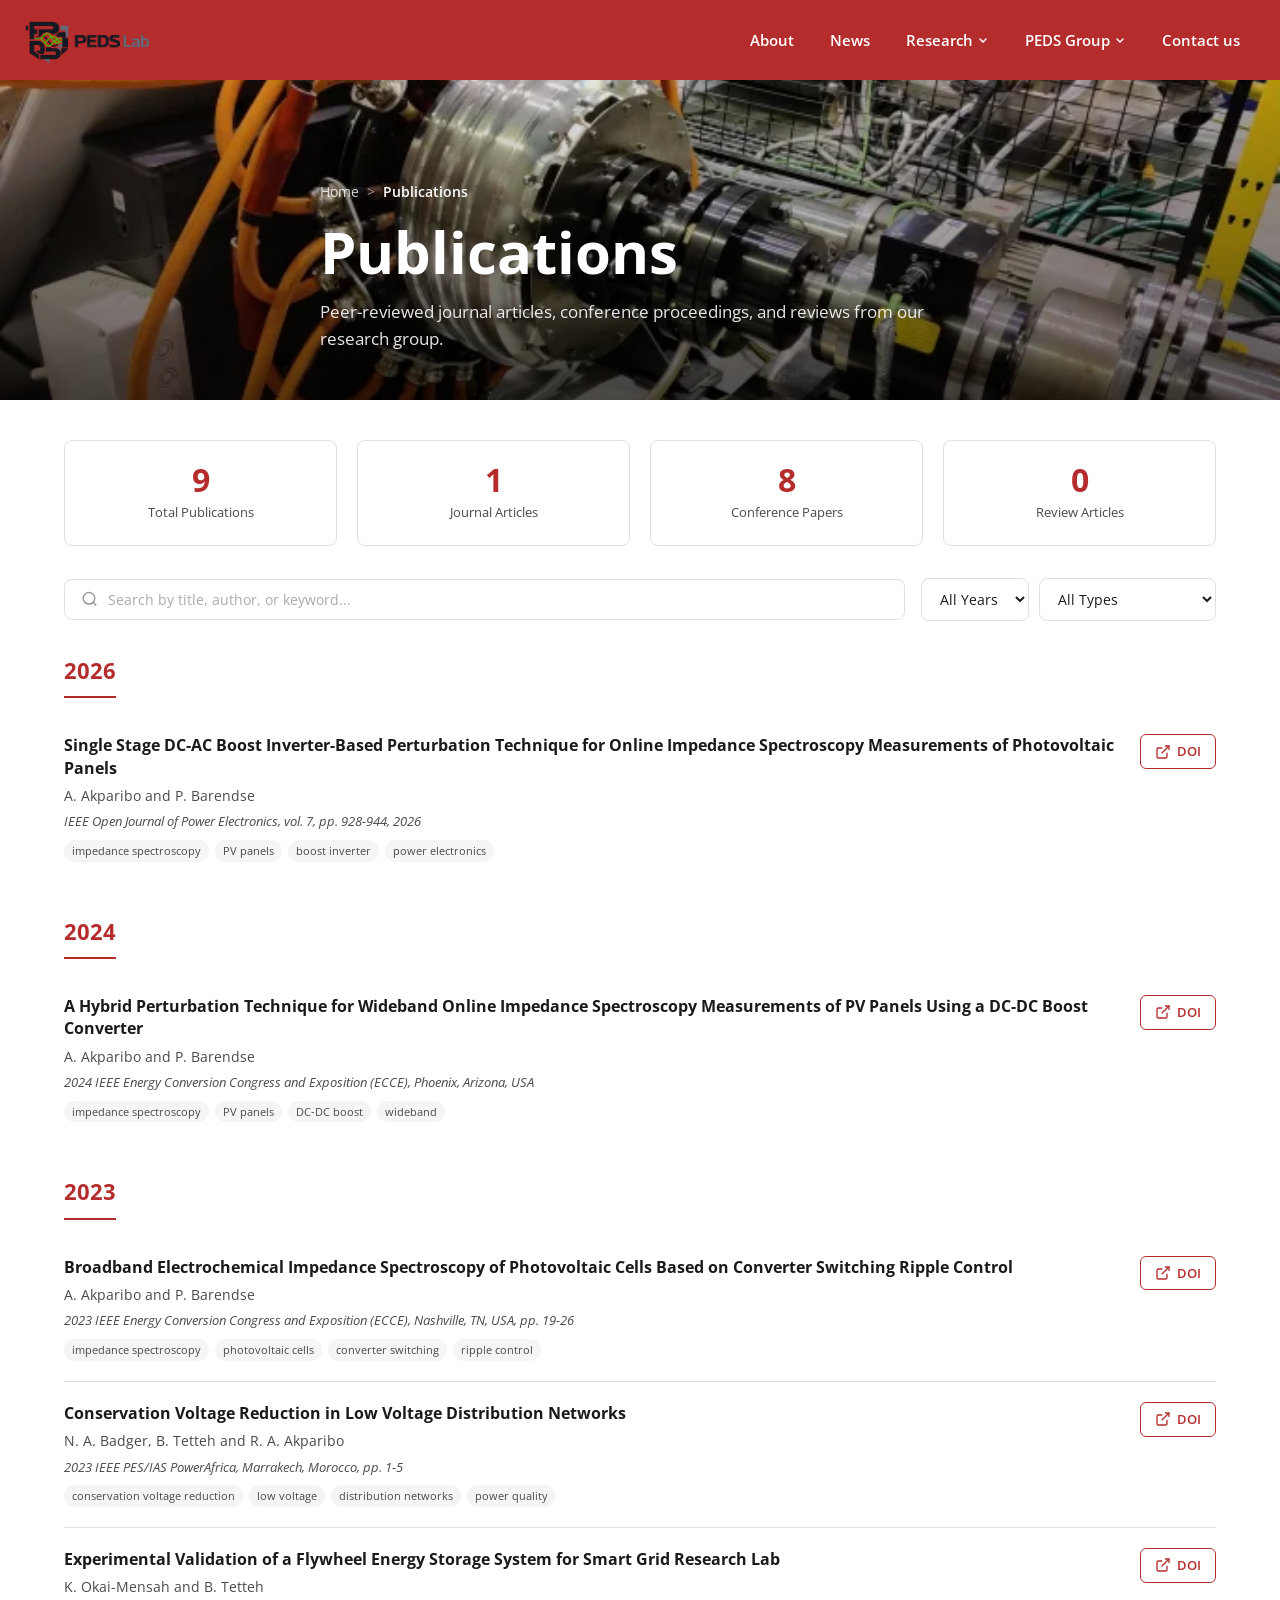
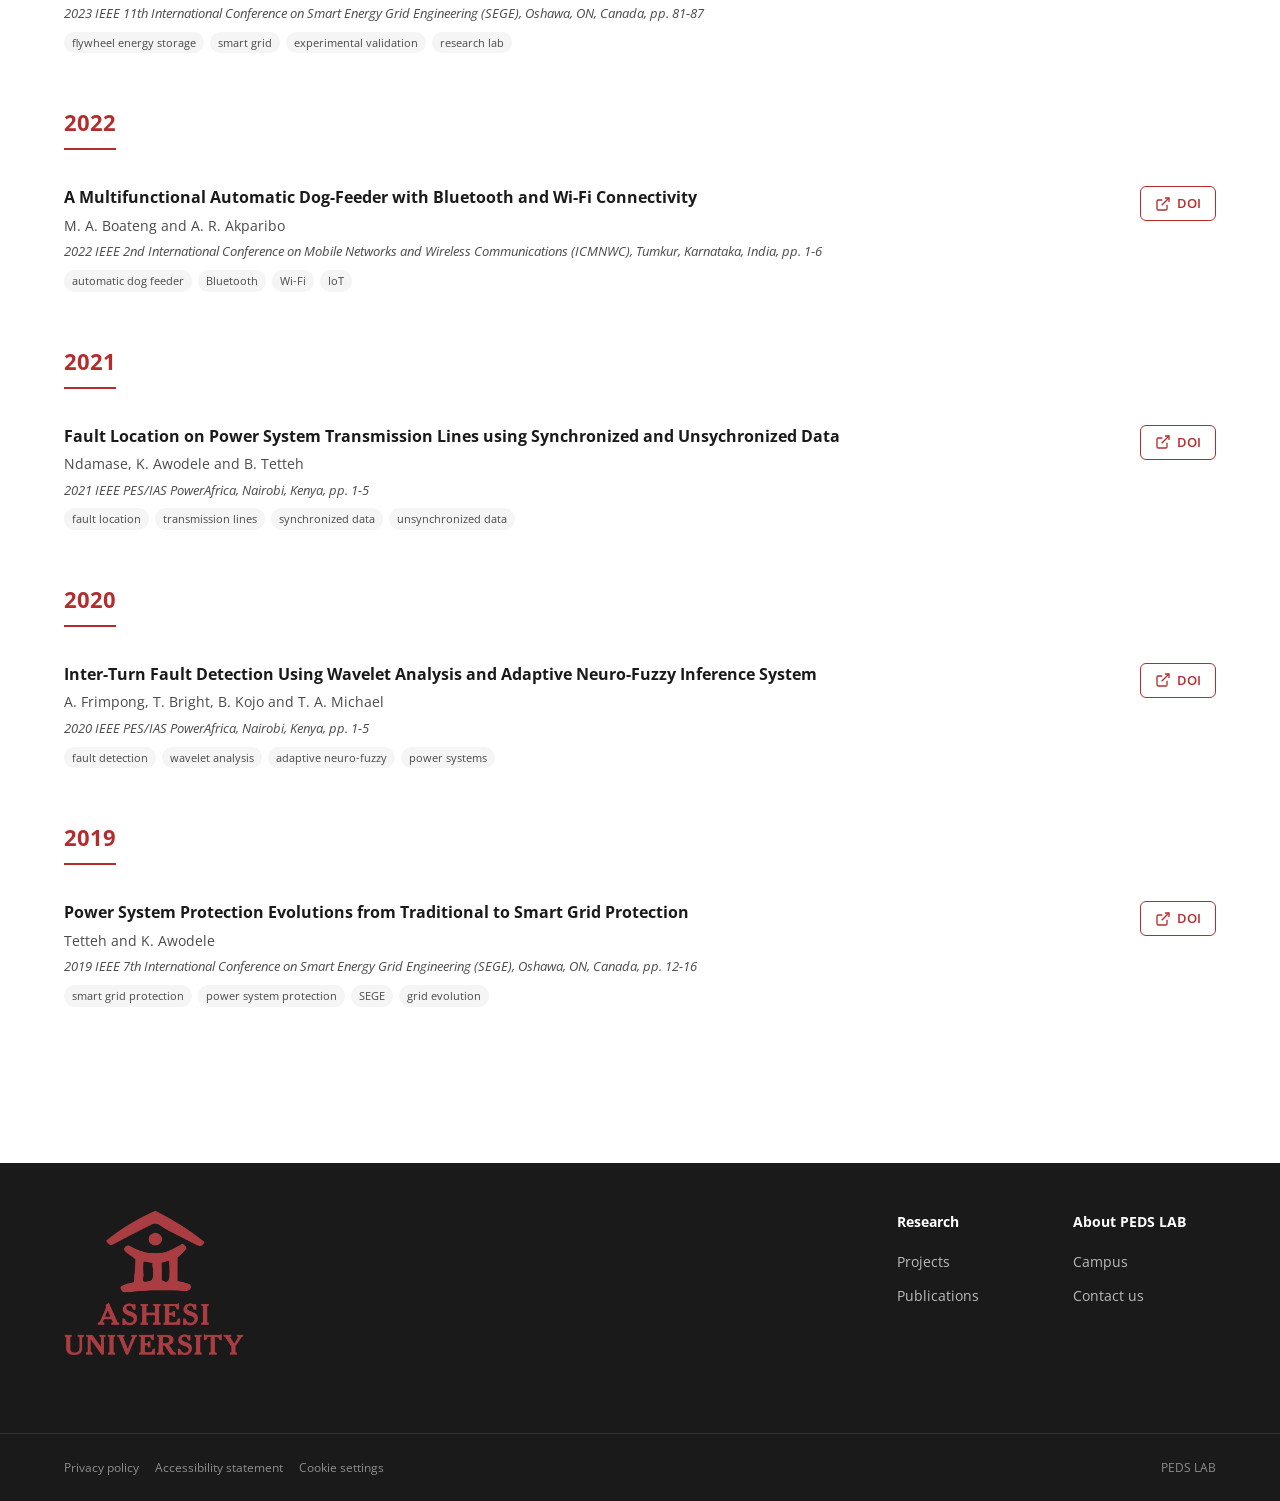
<file: publications.html>
<!DOCTYPE html>
<html lang="en">
<head>
  <meta charset="UTF-8">
  <meta name="viewport" content="width=device-width, initial-scale=1.0">
  <title>Publications | Power Energy and Drives Systems Lab</title>
  <link rel="preconnect" href="https://fonts.googleapis.com">
  <link rel="preconnect" href="https://fonts.gstatic.com" crossorigin>
  <link href="https://fonts.googleapis.com/css2?family=Open+Sans:wght@400;600;700&display=swap" rel="stylesheet">
  <link rel="stylesheet" href="styles.css">
</head>
<body>

  <!-- NAVIGATION -->
 <nav class="nav"> 
    <div class="container-wide nav__inner">
      <!-- Logo -->
      <a href="index.html" class="nav__logo">
        <img src="images/logo_draft.png" alt="Insert Logo">
      </a>

      <!-- Desktop Nav -->
      <div class="nav__desktop">

         <!-- For companies -->
        <div class="nav__item">
         <button class="nav__item-btn">
            <a href="index.html">About</a>
            <!-- <svg class="nav__chevron" viewBox="0 0 12 12" fill="none"><path d="M3 5l3 3 3-3" stroke="currentColor" stroke-width="1.5" stroke-linecap="round"/></svg> -->
          </button>
        </div>

        <!-- News -->
        <div class="nav__item">
          <button class="nav__item-btn">
            <a href="news.html">News</a>
            <!-- <svg class="nav__chevron" viewBox="0 0 12 12" fill="none"><path d="M3 5l3 3 3-3" stroke="currentColor" stroke-width="1.5" stroke-linecap="round"/></svg> -->
          </button>
        </div>
        <!-- Research -->
        <div class="nav__item">
          <button class="nav__item-btn">
            <a href="research.html">Research</a>
            <svg class="nav__chevron" viewBox="0 0 12 12" fill="none"><path d="M3 5l3 3 3-3" stroke="currentColor" stroke-width="1.5" stroke-linecap="round"/></svg>
          </button>
          <div class="nav__dropdown">
            <a href="research.html">Projects</a>
            <a href="publications.html">Publications</a>
          </div>
        </div>
        <!-- People -->
        <div class="nav__item">
          <button class="nav__item-btn">
            <a href="people.html">PEDS Group</a>
            <svg class="nav__chevron" viewBox="0 0 12 12" fill="none"><path d="M3 5l3 3 3-3" stroke="currentColor" stroke-width="1.5" stroke-linecap="round"/></svg>
          </button>
          <div class="nav__dropdown">
            <a href="senior-members.html">Member Profiles</a>
          </div> 
        </div>
       
        <!-- About us -->
        <div class="nav__item">
          <button class="nav__item-btn">
            <a href="contact.html">Contact us</a>
          </button>
        </div>
        </div>

        

      <!-- Mobile hamburger -->
      <button class="nav__mobile-btn" id="open-menu" aria-label="Open menu">
        <svg width="24" height="24" viewBox="0 0 24 24" fill="none" stroke="#fff" stroke-width="2"><path d="M3 12h18M3 6h18M3 18h18"/></svg>
      </button>
    </div>
  </nav>


  <!-- Mobile Menu -->
  <div class="mobile-menu" id="mobile-menu">
    <div class="mobile-menu__header">
      <div class="mobile-menu__logo"><img src="images/logo_draft.png" alt="LUT University"></div>
      <button class="mobile-menu__close" id="close-menu" aria-label="Close menu">
        <svg width="24" height="24" viewBox="0 0 24 24" fill="none" stroke="#fff" stroke-width="2"><path d="M18 6L6 18M6 6l12 12"/></svg>
      </button>
    </div>
    <div class="mobile-menu__body">
      <!-- News -->
      <div class="mobile-menu__section">
           <a href="index.html"><button class="mobile-menu__toggle">About</button></a>
        </a>
      </div>
      <!-- Research -->
      <div class="mobile-menu__section">
         <a href="news.html"><button class="mobile-menu__toggle">News</button></a>
      </div>
      <!-- Studies -->
      <div class="mobile-menu__section">
        <button class="mobile-menu__toggle">Research<svg class="chevron" viewBox="0 0 12 12" fill="none" width="16" height="16"><path d="M3 5l3 3 3-3" stroke="#fff" stroke-width="1.5" stroke-linecap="round"/></svg></button>
        <div class="mobile-menu__submenu"><a href="research.html">Project</a><a href="master-programs.html">Publications</a></div>
      </div>
      <!-- For companies -->
      <div class="mobile-menu__section">
        <button class="mobile-menu__toggle">People<svg class="chevron" viewBox="0 0 12 12" fill="none" width="16" height="16"><path d="M3 5l3 3 3-3" stroke="#fff" stroke-width="1.5" stroke-linecap="round"/></svg></button>
        <div class="mobile-menu__submenu"><a href="#">Members</a></div>
      </div>
      <!-- About us -->
      <div class="mobile-menu__section">
        <a href="contact.html"><button class="mobile-menu__toggle">Contact</button></a>
      </div>
      
      </div>
    </div>
  </div>

  <!-- HERO -->
  <section class="hero hero--compact">
    <div class="hero__image-wrapper">
      <img src="images/hiecs.webp" alt="Publications">
      <div class="hero__overlay"></div>
      <div class="hero__content">
        <div class="container hero__inner">
          <nav class="breadcrumb" aria-label="Breadcrumb">
            <a href="index.html">Home</a><span class="breadcrumb__sep">&gt;</span>
            <span class="breadcrumb__current">Publications</span>
          </nav>
          <h1 class="hero__title">Publications</h1>
          <p class="hero__lead">Peer-reviewed journal articles, conference proceedings, and reviews from our research group.</p>
        </div>
      </div>
    </div>
  </section>

  <!-- MAIN CONTENT -->
  <main class="main-content">
    <div class="container">

      <!-- Stats Bar -->
      <div class="pub-stats">
        <div class="pub-stat">
          <span class="pub-stat__number" id="stat-total">0</span>
          <span class="pub-stat__label">Total Publications</span>
        </div>
        <div class="pub-stat">
          <span class="pub-stat__number" id="stat-journal">0</span>
          <span class="pub-stat__label">Journal Articles</span>
        </div>
        <div class="pub-stat">
          <span class="pub-stat__number" id="stat-conference">0</span>
          <span class="pub-stat__label">Conference Papers</span>
        </div>
        <div class="pub-stat">
          <span class="pub-stat__number" id="stat-review">0</span>
          <span class="pub-stat__label">Review Articles</span>
        </div>
      </div>

      <!-- Filter & Search -->
      <div class="pub-controls">
        <div class="pub-search">
          <svg width="18" height="18" viewBox="0 0 24 24" fill="none" stroke="#999" stroke-width="2"><circle cx="11" cy="11" r="8"/><path d="M21 21l-4.35-4.35"/></svg>
          <input type="text" id="pub-search" placeholder="Search by title, author, or keyword..." class="pub-search__input">
        </div>
        <div class="pub-filters">
          <select id="pub-year-filter" class="pub-select">
            <option value="all">All Years</option>
          </select>
          <select id="pub-type-filter" class="pub-select">
            <option value="all">All Types</option>
            <option value="journal">Journal Articles</option>
            <option value="conference">Conference Papers</option>
            <option value="review">Review Articles</option>
          </select>
        </div>
      </div>

      <!-- Publications List -->
      <div id="publications-list" class="pub-list">
        <!-- Populated by JS -->
      </div>

    </div>
  </main>

  <!-- FOOTER -->
 <footer class="footer">
    <div class="footer__main">
      <div class="container">
        <div class="footer__grid">
          <!-- Logo & social -->
          <div>
            <div class="footer__logo"><img src="images/ashesi-logo.png" alt="LUT University"></div>
            <!-- <div class="footer__social">
              <a href="#" class="footer__social-link" aria-label="Facebook">
                <svg width="16" height="16" viewBox="0 0 24 24" fill="currentColor"><path d="M18 2h-3a5 5 0 00-5 5v3H7v4h3v8h4v-8h3l1-4h-4V7a1 1 0 011-1h3z"/></svg>
              </a>
              <a href="#" class="footer__social-link" aria-label="Twitter">
                <svg width="16" height="16" viewBox="0 0 24 24" fill="currentColor"><path d="M23 3a10.9 10.9 0 01-3.14 1.53 4.48 4.48 0 00-7.86 3v1A10.66 10.66 0 013 4s-4 9 5 13a11.64 11.64 0 01-7 2c9 5 20 0 20-11.5a4.5 4.5 0 00-.08-.83A7.72 7.72 0 0023 3z"/></svg>
              </a>
              <a href="#" class="footer__social-link" aria-label="LinkedIn">
                <svg width="16" height="16" viewBox="0 0 24 24" fill="currentColor"><path d="M16 8a6 6 0 016 6v7h-4v-7a2 2 0 00-2-2 2 2 0 00-2 2v7h-4v-7a6 6 0 016-6zM2 9h4v12H2zM4 6a2 2 0 100-4 2 2 0 000 4z"/></svg>
              </a>
              <a href="#" class="footer__social-link" aria-label="Instagram">
                <svg width="16" height="16" viewBox="0 0 24 24" fill="currentColor"><path d="M7.8 2h8.4C19.4 2 22 4.6 22 7.8v8.4a5.8 5.8 0 01-5.8 5.8H7.8C4.6 22 2 19.4 2 16.2V7.8A5.8 5.8 0 017.8 2m-.2 2A3.6 3.6 0 004 7.6v8.8C4 18.39 5.61 20 7.6 20h8.8a3.6 3.6 0 003.6-3.6V7.6C20 5.61 18.39 4 16.4 4H7.6m9.65 1.5a1.25 1.25 0 110 2.5 1.25 1.25 0 010-2.5M12 7a5 5 0 110 10 5 5 0 010-10m0 2a3 3 0 100 6 3 3 0 000-6z"/></svg>
              </a>
              <a href="#" class="footer__social-link" aria-label="YouTube">
                <svg width="16" height="16" viewBox="0 0 24 24" fill="currentColor"><path d="M22.54 6.42a2.78 2.78 0 00-1.94-2C18.88 4 12 4 12 4s-6.88 0-8.6.46a2.78 2.78 0 00-1.94 2A29 29 0 001 11.75a29 29 0 00.46 5.33A2.78 2.78 0 003.4 19.1c1.72.46 8.6.46 8.6.46s6.88 0 8.6-.46a2.78 2.78 0 001.94-2 29 29 0 00.46-5.25 29 29 0 00-.46-5.43zM9.75 15.02V8.48l5.75 3.27-5.75 3.27z"/></svg>
              </a>
            </div> -->
          </div>
          <!-- Study with us -->
          <div class="footer__col">
            <h3></h3>
          
          </div>

           <div class="footer__col">
            <h3></h3>
          
          </div>

          

          <!-- Research -->
          <div class="footer__col">
            <h3>Research</h3>
            <ul>
              <li><a href="research.html">Projects</a></li>
              <li><a href="publications.html">Publications</a></li>
            </ul>
          </div>
          <!-- About LUT -->
          <div class="footer__col">
            <h3>About PEDS LAB</h3>
            <ul>
            <li><a href="https://www.google.com/maps/dir//Ashesi+University,+1+University+Ave,+Berekuso/@5.7615528,-0.2156826,15z/data=!4m8!4m7!1m0!1m5!1m1!1s0xfdf767731dfa583:0xc30b0f51f3b91add!2m2!1d-0.2199232!2d5.7602752?entry=ttu&g_ep=EgoyMDI2MDQxMy4wIKXMDSoASAFQAw%3D%3D">Campus</a></li>
              <li><a href="contact.html">Contact us</a></li>
            </ul>
          </div>
          <!-- Services -->
         
        </div>
      </div>
    </div>
    <!-- Bottom bar -->
    <div class="footer__bottom">
      <div class="container footer__bottom-inner">
        <div class="footer__legal">
          <a href="#">Privacy policy</a>
          <a href="#">Accessibility statement</a>
          <a href="#">Cookie settings</a>
        </div>
        <p class="footer__copyright"> PEDS LAB</p>
      </div>
    </div>
  </footer>

  <!-- Search Modal -->
  <div class="modal" id="search-modal">
    <div class="modal__backdrop" id="search-modal-backdrop"></div>
    <div class="modal__container">
      <button class="modal__close" id="modal-close-search" aria-label="Close">&times;</button>
      <div class="modal__body">
        <div class="search-modal">
          <h2>Search</h2>
          <form class="search-form">
            <input type="text" class="search-input" placeholder="Search for news, research, people..." aria-label="Search input">
            <button type="submit" class="search-submit" aria-label="Submit search">
              <svg width="20" height="20" viewBox="0 0 24 24" fill="none" stroke="currentColor" stroke-width="2"><circle cx="11" cy="11" r="8"/><path d="M21 21l-4.35-4.35"/></svg>
            </button>
          </form>
        </div>
      </div>
    </div>
  </div>

  <script src="script.js"></script>
  <script src="publications-script.js"></script>
</body>
</html>
</file>
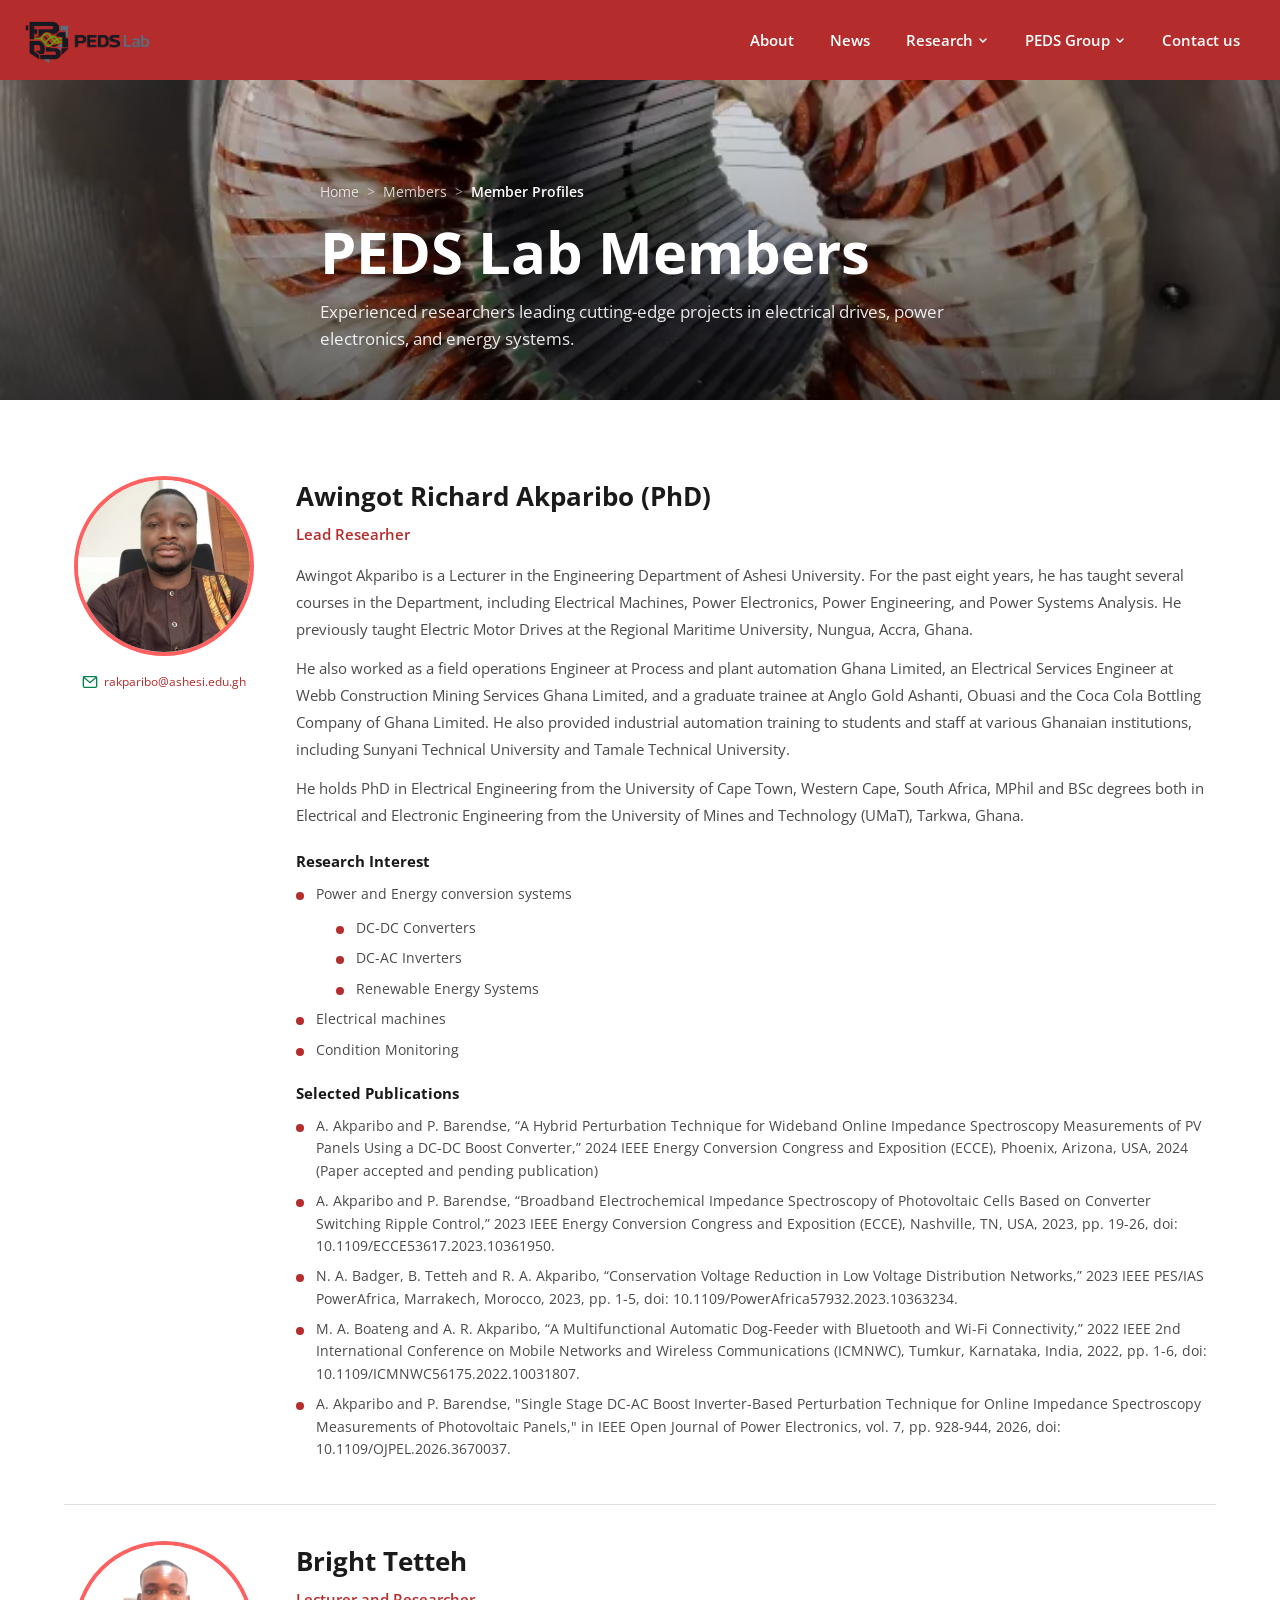
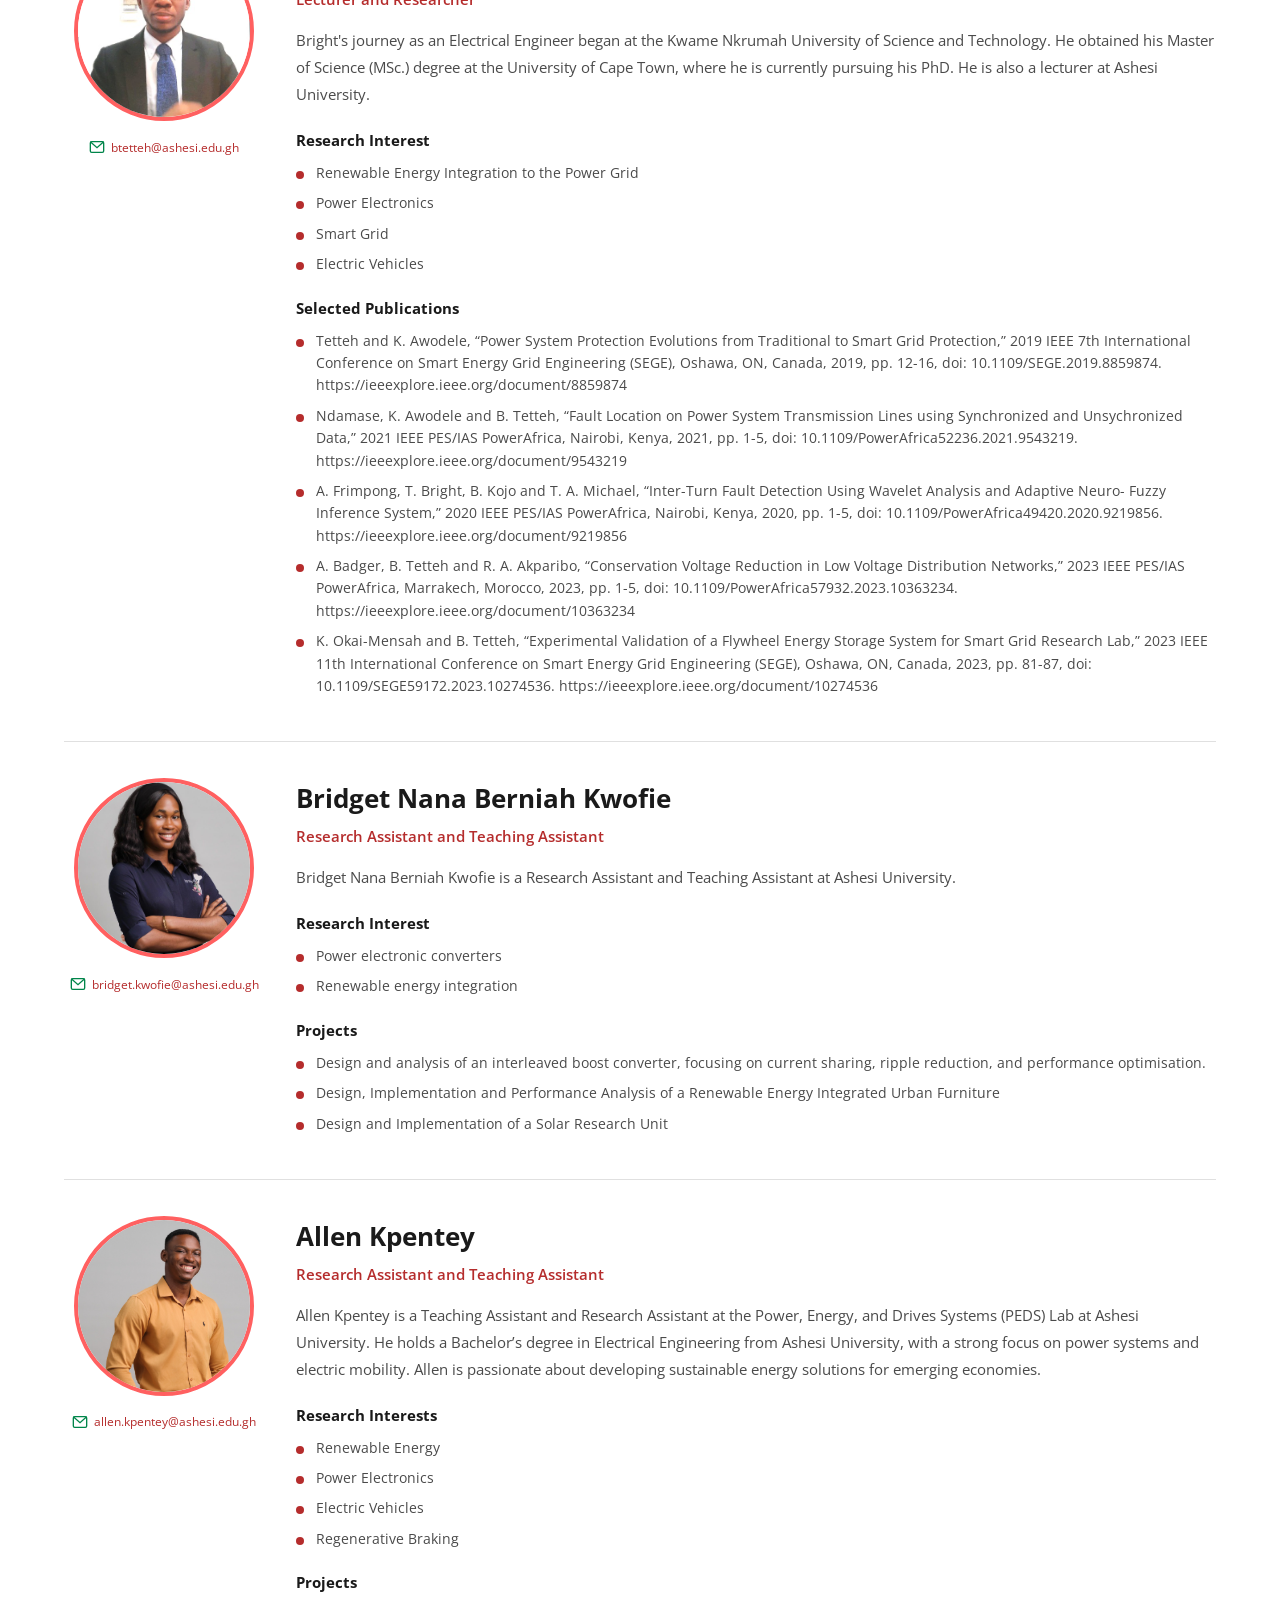
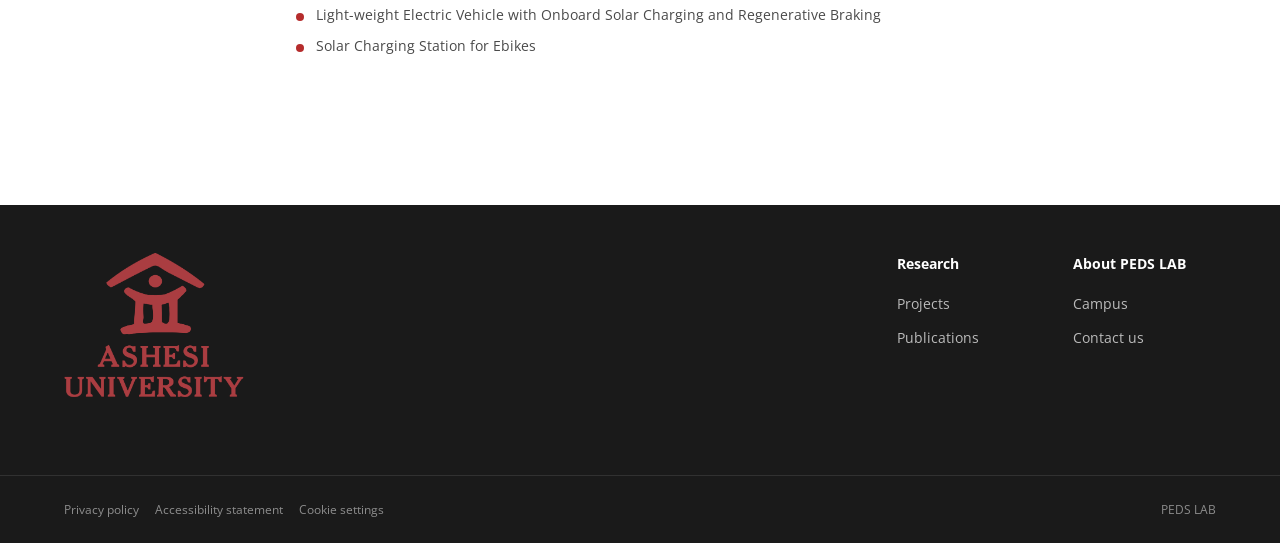
<file: senior-members.html>
<!DOCTYPE html>
<html lang="en">
<head>
  <meta charset="UTF-8">
  <meta name="viewport" content="width=device-width, initial-scale=1.0">
  <title>Member Bios | Power Energy and Drives Systems Lab</title>
  <link rel="preconnect" href="https://fonts.googleapis.com">
  <link rel="preconnect" href="https://fonts.gstatic.com" crossorigin>
  <link href="https://fonts.googleapis.com/css2?family=Open+Sans:wght@400;600;700&display=swap" rel="stylesheet">
  <link rel="stylesheet" href="styles.css">
</head>
<body>

  <!-- NAVIGATION -->
 <nav class="nav"> 
    <div class="container-wide nav__inner">
      <!-- Logo -->
      <a href="index.html" class="nav__logo">
        <img src="images/logo_draft.png" alt="Insert Logo">
      </a>

      <!-- Desktop Nav -->
      <div class="nav__desktop">

         <!-- For companies -->
        <div class="nav__item">
         <button class="nav__item-btn">
            <a href="index.html">About</a>
            <!-- <svg class="nav__chevron" viewBox="0 0 12 12" fill="none"><path d="M3 5l3 3 3-3" stroke="currentColor" stroke-width="1.5" stroke-linecap="round"/></svg> -->
          </button>
        </div>

        <!-- News -->
        <div class="nav__item">
          <button class="nav__item-btn">
            <a href="news.html">News</a>
            <!-- <svg class="nav__chevron" viewBox="0 0 12 12" fill="none"><path d="M3 5l3 3 3-3" stroke="currentColor" stroke-width="1.5" stroke-linecap="round"/></svg> -->
          </button>
        </div>
        <!-- Research -->
        <div class="nav__item">
          <button class="nav__item-btn">
            <a href="research.html">Research</a>
            <svg class="nav__chevron" viewBox="0 0 12 12" fill="none"><path d="M3 5l3 3 3-3" stroke="currentColor" stroke-width="1.5" stroke-linecap="round"/></svg>
          </button>
          <div class="nav__dropdown">
            <a href="research.html">Projects</a>
            <a href="publications.html">Publications</a>
          </div>
        </div>
        <!-- People -->
        <div class="nav__item">
          <button class="nav__item-btn">
            <a href="people.html">PEDS Group</a>
            <svg class="nav__chevron" viewBox="0 0 12 12" fill="none"><path d="M3 5l3 3 3-3" stroke="currentColor" stroke-width="1.5" stroke-linecap="round"/></svg>
          </button>
          <div class="nav__dropdown">
            <a href="senior-members.html">Member Profiles</a>
          </div> 
        </div>
       
        <!-- About us -->
        <div class="nav__item">
          <button class="nav__item-btn">
            <a href="contact.html">Contact us</a>
          </button>
        </div>
        </div>

        

      <!-- Mobile hamburger -->
      <button class="nav__mobile-btn" id="open-menu" aria-label="Open menu">
        <svg width="24" height="24" viewBox="0 0 24 24" fill="none" stroke="#fff" stroke-width="2"><path d="M3 12h18M3 6h18M3 18h18"/></svg>
      </button>
    </div>
  </nav>

  <!-- Mobile Menu -->
  <div class="mobile-menu" id="mobile-menu">
    <div class="mobile-menu__header">
      <div class="mobile-menu__logo"><img src="images/logo_draft.png" alt="LUT University"></div>
      <button class="mobile-menu__close" id="close-menu" aria-label="Close menu">
        <svg width="24" height="24" viewBox="0 0 24 24" fill="none" stroke="#fff" stroke-width="2"><path d="M18 6L6 18M6 6l12 12"/></svg>
      </button>
    </div>
    <div class="mobile-menu__body">
      <!-- News -->
      <div class="mobile-menu__section">
           <a href="index.html"><button class="mobile-menu__toggle">About</button></a>
        </a>
      </div>
      <!-- Research -->
      <div class="mobile-menu__section">
         <a href="news.html"><button class="mobile-menu__toggle">News</button></a>
      </div>
      <!-- Studies -->
      <div class="mobile-menu__section">
        <button class="mobile-menu__toggle">Research<svg class="chevron" viewBox="0 0 12 12" fill="none" width="16" height="16"><path d="M3 5l3 3 3-3" stroke="#fff" stroke-width="1.5" stroke-linecap="round"/></svg></button>
        <div class="mobile-menu__submenu"><a href="research.html">Project</a><a href="master-programs.html">Publications</a></div>
      </div>
      <!-- For companies -->
      <div class="mobile-menu__section">
        <button class="mobile-menu__toggle">People<svg class="chevron" viewBox="0 0 12 12" fill="none" width="16" height="16"><path d="M3 5l3 3 3-3" stroke="#fff" stroke-width="1.5" stroke-linecap="round"/></svg></button>
        <div class="mobile-menu__submenu"><a href="#">Members</a></div>
      </div>
      <!-- About us -->
      <div class="mobile-menu__section">
        <a href="contact.html"><button class="mobile-menu__toggle">Contact</button></a>
      </div>
      
      </div>
    </div>
  </div>

  <!-- HERO -->
  <section class="hero hero--compact">
    <div class="hero__image-wrapper">
      <img src="images/high-speed-machine.webp" alt="Senior researchers in the lab">
      <div class="hero__overlay"></div>
      <div class="hero__content">
        <div class="container hero__inner">
          <nav class="breadcrumb" aria-label="Breadcrumb">
            <a href="index.html">Home</a><span class="breadcrumb__sep">&gt;</span>
            <a href="people.html">Members</a><span class="breadcrumb__sep">&gt;</span>
            <span class="breadcrumb__current">Member Profiles</span>
          </nav>
          <h1 class="hero__title">PEDS Lab Members</h1>
          <p class="hero__lead">Experienced researchers leading cutting-edge projects in electrical drives, power electronics, and energy systems.</p>
        </div>
      </div>
    </div>
  </section>

  <!-- MAIN CONTENT -->
  <main class="main-content">
    <div class="container">

      <!-- Senior Member 1 -->
      <div class="member-profile">
        <div class="member-profile__sidebar">
          <div class="member-profile__avatar"><img src="images/Awingot-Akparibo.webp" alt="Richard Awingot"></div>
          <div class="member-profile__quick">
            <a href="mailto:richard.awingot@ashesi.edu.gh" class="member-profile__email">
              <svg width="16" height="16" viewBox="0 0 24 24" fill="none" stroke="#00854a" stroke-width="2"><rect x="2" y="4" width="20" height="16" rx="2"/><path d="M22 4L12 13 2 4"/></svg>
              rakparibo@ashesi.edu.gh
            </a>
          </div>
        </div>
        <div class="member-profile__main">
          <h2 class="member-profile__name">Awingot Richard Akparibo (PhD)</h2>
          <p class="member-profile__subtitle">Lead Researher</p>
          <div class="member-profile__bio">
            <p>Awingot Akparibo is a Lecturer in the Engineering Department of Ashesi University. For the past eight years, he has taught several courses in the Department, including Electrical Machines, Power Electronics, Power Engineering, and Power Systems Analysis. He previously taught Electric Motor Drives at the Regional Maritime University, Nungua, Accra, Ghana.

            <p>He also worked as a field operations Engineer at Process and plant automation Ghana Limited, an Electrical Services Engineer at Webb Construction Mining Services Ghana Limited, and a graduate trainee at Anglo Gold Ashanti, Obuasi and the Coca Cola Bottling Company of Ghana Limited. He also provided industrial automation training to students and staff at various Ghanaian institutions, including Sunyani Technical University and Tamale Technical University. </p>

            <p>He holds PhD in Electrical Engineering from the University of Cape Town, Western Cape, South Africa, MPhil and BSc degrees both in Electrical and Electronic Engineering from the University of Mines and Technology (UMaT), Tarkwa, Ghana.</p>
          </div>
          <!-- <div class="member-profile__research">
            <h4>Research Interest</h4>
            <div class="member-profile__tags">
              <span class="member-tag">Power and Energy conversion systems</span><br>
              
            </div>
            <div class="member-profile__tags">
              <span class="member-tag">PMSM design</span>
              <span class="member-tag">Rotor dynamics</span>
              <span class="member-tag">FEA modeling</span>
              <span class="member-tag">Thermal management</span>
            </div>
          </div> -->

          <div class="member-profile__pubs">
            <h4>Research Interest</h4>
            <ul>
              <li>Power and Energy conversion systems
                <ul class="member-profile__sublist">
                  <li>DC-DC Converters</li>
                  <li>DC-AC Inverters</li>
                  <li>Renewable Energy Systems</li>
                </ul>
              </li>
              <li>Electrical machines</li>
              <li>Condition Monitoring</li>
            </ul>
          </div>
          <div class="member-profile__pubs">
            <h4>Selected Publications</h4>
            <ul>
              <li>A. Akparibo and P. Barendse, “A Hybrid Perturbation Technique for Wideband Online Impedance Spectroscopy Measurements of PV Panels Using a DC-DC Boost Converter,” 2024 IEEE Energy Conversion Congress and Exposition (ECCE), Phoenix, Arizona, USA, 2024 (Paper accepted and pending publication)</li>
              <li>A. Akparibo and P. Barendse, “Broadband Electrochemical Impedance Spectroscopy of Photovoltaic Cells Based on Converter Switching Ripple Control,” 2023 IEEE Energy Conversion Congress and Exposition (ECCE), Nashville, TN, USA, 2023, pp. 19-26, doi: 10.1109/ECCE53617.2023.10361950.</li>
              <li>N. A. Badger, B. Tetteh and R. A. Akparibo, “Conservation Voltage Reduction in Low Voltage Distribution Networks,” 2023 IEEE PES/IAS PowerAfrica, Marrakech, Morocco, 2023, pp. 1-5, doi: 10.1109/PowerAfrica57932.2023.10363234.</li>
              <li>M. A. Boateng and A. R. Akparibo, “A Multifunctional Automatic Dog-Feeder with Bluetooth and Wi-Fi Connectivity,” 2022 IEEE 2nd International Conference on Mobile Networks and Wireless Communications (ICMNWC), Tumkur, Karnataka, India, 2022, pp. 1-6, doi: 10.1109/ICMNWC56175.2022.10031807.</li>
              <li>A. Akparibo and P. Barendse, "Single Stage DC-AC Boost Inverter-Based Perturbation Technique for Online Impedance Spectroscopy Measurements of Photovoltaic Panels," in IEEE Open Journal of Power Electronics, vol. 7, pp. 928-944, 2026, doi: 10.1109/OJPEL.2026.3670037.</li>
            </ul>
          </div>
        </div>
      </div>

      <!-- Senior Member 2 -->
      <div class="member-profile">
        <div class="member-profile__sidebar">
          <div class="member-profile__avatar"><img src="images/bright-tetteh.jpg" alt="Bright Tetteh"></div>
          <div class="member-profile__quick">
            <a href="mailto:bright.tetteh@ashesi.edu.gh" class="member-profile__email">
              <svg width="16" height="16" viewBox="0 0 24 24" fill="none" stroke="#00854a" stroke-width="2"><rect x="2" y="4" width="20" height="16" rx="2"/><path d="M22 4L12 13 2 4"/></svg>
              btetteh@ashesi.edu.gh
            </a>
          </div>
        </div>
        <div class="member-profile__main">
          <h2 class="member-profile__name">Bright Tetteh</h2>
          <p class="member-profile__subtitle">Lecturer and Researcher</p>
          <div class="member-profile__bio">
            <p>Bright's journey as an Electrical Engineer began at the Kwame Nkrumah University of Science and Technology. He obtained his Master of Science (MSc.) degree at the University of Cape Town, where he is currently pursuing his PhD. He is also a lecturer at Ashesi University.</p>
          </div>
          <!-- <div class="member-profile__research">
            <h4>Key Research Areas</h4>
            <div class="member-profile__tags">
              <span class="member-tag">Multiphysics FEA</span>
              <span class="member-tag">Virtual prototyping</span>
              <span class="member-tag">Design optimization</span>
              <span class="member-tag">Co-simulation</span>
            </div>
          </div> -->

           <div class="member-profile__pubs">
            <h4>Research Interest</h4>
            <ul>
              <li>Renewable Energy Integration to the Power Grid</li>
              <li>Power Electronics</li>
              <li>Smart Grid</li>
              <li>Electric Vehicles</li>
            </ul>
          </div>
          <div class="member-profile__pubs">
            <h4>Selected Publications</h4>
            <ul>
              <li>Tetteh and K. Awodele, “Power System Protection Evolutions from Traditional to Smart Grid Protection,” 2019 IEEE 7th International Conference on Smart Energy Grid Engineering (SEGE), Oshawa, ON, Canada, 2019, pp. 12-16, doi: 10.1109/SEGE.2019.8859874. https://ieeexplore.ieee.org/document/8859874</li>
              <li>Ndamase, K. Awodele and B. Tetteh, “Fault Location on Power System Transmission Lines using Synchronized and Unsychronized Data,” 2021 IEEE PES/IAS PowerAfrica, Nairobi, Kenya, 2021, pp. 1-5, doi: 10.1109/PowerAfrica52236.2021.9543219. https://ieeexplore.ieee.org/document/9543219</li>
              <li>A. Frimpong, T. Bright, B. Kojo and T. A. Michael, “Inter-Turn Fault Detection Using Wavelet Analysis and Adaptive Neuro- Fuzzy Inference System,” 2020 IEEE PES/IAS PowerAfrica, Nairobi, Kenya, 2020, pp. 1-5, doi: 10.1109/PowerAfrica49420.2020.9219856. https://ieeexplore.ieee.org/document/9219856</li>
              <li>A. Badger, B. Tetteh and R. A. Akparibo, “Conservation Voltage Reduction in Low Voltage Distribution Networks,” 2023 IEEE PES/IAS PowerAfrica, Marrakech, Morocco, 2023, pp. 1-5, doi: 10.1109/PowerAfrica57932.2023.10363234. https://ieeexplore.ieee.org/document/10363234</li>
              <li>K. Okai-Mensah and B. Tetteh, “Experimental Validation of a Flywheel Energy Storage System for Smart Grid Research Lab,” 2023 IEEE 11th International Conference on Smart Energy Grid Engineering (SEGE), Oshawa, ON, Canada, 2023, pp. 81-87, doi: 10.1109/SEGE59172.2023.10274536. https://ieeexplore.ieee.org/document/10274536</li>

            </ul>
          </div>
        </div>
      </div>

             <!-- Senior Member 4 -->
      <div class="member-profile">
        <div class="member-profile__sidebar">
          <div class="member-profile__avatar"><img src="images/Bridget-Kwofie.jpeg" alt="Bridget Nana Berniah Kwofie"></div>
          <div class="member-profile__quick">
                <a href="mailto:bridget.kwofie@ashesi.edu.gh" class="member-profile__email">
              <svg width="16" height="16" viewBox="0 0 24 24" fill="none" stroke="#00854a" stroke-width="2"><rect x="2" y="4" width="20" height="16" rx="2"/><path d="M22 4L12 13 2 4"/></svg>
              bridget.kwofie@ashesi.edu.gh
            </a>
          </div>
        </div>
        <div class="member-profile__main">
          <h2 class="member-profile__name">Bridget Nana Berniah Kwofie</h2>
          <p class="member-profile__subtitle">Research Assistant and Teaching Assistant</p>
          <div class="member-profile__bio">
                <p>Bridget Nana Berniah Kwofie is a Research Assistant and Teaching Assistant at Ashesi University.</p>
            </div>
          <!-- <div class="member-profile__research">
            <h4>Key Research Areas</h4>
            <div class="member-profile__tags">
              <span class="member-tag">SiC converters</span>
              <span class="member-tag">Sensorless control</span>
              <span class="member-tag">Gate driver design</span>
              <span class="member-tag">High-frequency drives</span>
              <span class="member-tag">EMI filtering</span>
            </div>
          </div> -->

          <div class="member-profile__pubs">
            <h4>Research Interest</h4>
            <ul>
              <li>Power electronic converters</li>
              <li>Renewable energy integration</li>
             
            </ul>
          </div>
          <div class="member-profile__pubs">
            <h4>Projects</h4>
            <ul>
              <li>Design and analysis of an interleaved boost converter, focusing on current sharing, ripple reduction, and performance optimisation.</li>
              <li>Design, Implementation and Performance Analysis of a Renewable Energy Integrated Urban Furniture</li>
              <li>Design and Implementation of a Solar Research Unit</li>
              
            </ul>
          </div>
        </div>
      </div>

      <!-- Senior Member 3 -->
      <div class="member-profile">
        <div class="member-profile__sidebar">
          <div class="member-profile__avatar"><img src="images/Allen-Kpentey.jpg" alt="Enoch Aho"></div>
          <div class="member-profile__quick">
            <a href="mailto:allen.kpentey@ashesi.edu.gh" class="member-profile__email">
              <svg width="16" height="16" viewBox="0 0 24 24" fill="none" stroke="#00854a" stroke-width="2"><rect x="2" y="4" width="20" height="16" rx="2"/><path d="M22 4L12 13 2 4"/></svg>
              allen.kpentey@ashesi.edu.gh
            </a>
          </div>
        </div>
        <div class="member-profile__main">
          <h2 class="member-profile__name">Allen Kpentey</h2>
          <p class="member-profile__subtitle">Research Assistant and Teaching Assistant</p>
          <div class="member-profile__bio">
            <p>Allen Kpentey is a Teaching Assistant and Research Assistant at the Power, Energy, and Drives Systems (PEDS) Lab at Ashesi University. He holds a Bachelor’s degree in Electrical Engineering from Ashesi University, with a strong focus on power systems and electric mobility. Allen is passionate about developing sustainable energy solutions for emerging economies.</p>
          </div>
          <!-- <div class="member-profile__research">
            <h4>Key Research Areas</h4>
            <div class="member-profile__tags">
              <span class="member-tag">SiC converters</span>
              <span class="member-tag">Sensorless control</span>
              <span class="member-tag">Gate driver design</span>
              <span class="member-tag">High-frequency drives</span>
              <span class="member-tag">EMI filtering</span>
            </div>
          </div> -->

          <div class="member-profile__pubs">
            <h4>Research Interests</h4>
            <ul>
              <li>Renewable Energy</li>
              <li>Power Electronics</li>
              <li>Electric Vehicles</li>
              <li>Regenerative Braking</li>

             
            </ul>
          </div>

          <div class="member-profile__pubs">
            <h4>Projects</h4>
            <ul>
              <li>Light-weight Electric Vehicle with Onboard Solar Charging and Regenerative Braking</li>
              <li>Solar Charging Station for Ebikes</li>
            </ul>
          </div>
        </div>
      </div>



    </div>
  </main>

  <!-- FOOTER -->
 <footer class="footer">
    <div class="footer__main">
      <div class="container">
        <div class="footer__grid">
          <!-- Logo & social -->
          <div>
            <div class="footer__logo"><img src="images/ashesi-logo.png" alt="LUT University"></div>
            <!-- <div class="footer__social">
              <a href="#" class="footer__social-link" aria-label="Facebook">
                <svg width="16" height="16" viewBox="0 0 24 24" fill="currentColor"><path d="M18 2h-3a5 5 0 00-5 5v3H7v4h3v8h4v-8h3l1-4h-4V7a1 1 0 011-1h3z"/></svg>
              </a>
              <a href="#" class="footer__social-link" aria-label="Twitter">
                <svg width="16" height="16" viewBox="0 0 24 24" fill="currentColor"><path d="M23 3a10.9 10.9 0 01-3.14 1.53 4.48 4.48 0 00-7.86 3v1A10.66 10.66 0 013 4s-4 9 5 13a11.64 11.64 0 01-7 2c9 5 20 0 20-11.5a4.5 4.5 0 00-.08-.83A7.72 7.72 0 0023 3z"/></svg>
              </a>
              <a href="#" class="footer__social-link" aria-label="LinkedIn">
                <svg width="16" height="16" viewBox="0 0 24 24" fill="currentColor"><path d="M16 8a6 6 0 016 6v7h-4v-7a2 2 0 00-2-2 2 2 0 00-2 2v7h-4v-7a6 6 0 016-6zM2 9h4v12H2zM4 6a2 2 0 100-4 2 2 0 000 4z"/></svg>
              </a>
              <a href="#" class="footer__social-link" aria-label="Instagram">
                <svg width="16" height="16" viewBox="0 0 24 24" fill="currentColor"><path d="M7.8 2h8.4C19.4 2 22 4.6 22 7.8v8.4a5.8 5.8 0 01-5.8 5.8H7.8C4.6 22 2 19.4 2 16.2V7.8A5.8 5.8 0 017.8 2m-.2 2A3.6 3.6 0 004 7.6v8.8C4 18.39 5.61 20 7.6 20h8.8a3.6 3.6 0 003.6-3.6V7.6C20 5.61 18.39 4 16.4 4H7.6m9.65 1.5a1.25 1.25 0 110 2.5 1.25 1.25 0 010-2.5M12 7a5 5 0 110 10 5 5 0 010-10m0 2a3 3 0 100 6 3 3 0 000-6z"/></svg>
              </a>
              <a href="#" class="footer__social-link" aria-label="YouTube">
                <svg width="16" height="16" viewBox="0 0 24 24" fill="currentColor"><path d="M22.54 6.42a2.78 2.78 0 00-1.94-2C18.88 4 12 4 12 4s-6.88 0-8.6.46a2.78 2.78 0 00-1.94 2A29 29 0 001 11.75a29 29 0 00.46 5.33A2.78 2.78 0 003.4 19.1c1.72.46 8.6.46 8.6.46s6.88 0 8.6-.46a2.78 2.78 0 001.94-2 29 29 0 00.46-5.25 29 29 0 00-.46-5.43zM9.75 15.02V8.48l5.75 3.27-5.75 3.27z"/></svg>
              </a>
            </div> -->
          </div>
          <!-- Study with us -->
          <div class="footer__col">
            <h3></h3>
          
          </div>

           <div class="footer__col">
            <h3></h3>
          
          </div>

          

          <!-- Research -->
          <div class="footer__col">
            <h3>Research</h3>
            <ul>
              <li><a href="research.html">Projects</a></li>
              <li><a href="publications.html">Publications</a></li>
            </ul>
          </div>
          <!-- About LUT -->
          <div class="footer__col">
            <h3>About PEDS LAB</h3>
            <ul>
              <li><a href="https://www.google.com/maps/dir//Ashesi+University,+1+University+Ave,+Berekuso/@5.7615528,-0.2156826,15z/data=!4m8!4m7!1m0!1m5!1m1!1s0xfdf767731dfa583:0xc30b0f51f3b91add!2m2!1d-0.2199232!2d5.7602752?entry=ttu&g_ep=EgoyMDI2MDQxMy4wIKXMDSoASAFQAw%3D%3D">Campus</a></li>
              <li><a href="contact.html">Contact us</a></li>
            </ul>
          </div>
          <!-- Services -->
         
        </div>
      </div>
    </div>
    <!-- Bottom bar -->
    <div class="footer__bottom">
      <div class="container footer__bottom-inner">
        <div class="footer__legal">
          <a href="#">Privacy policy</a>
          <a href="#">Accessibility statement</a>
          <a href="#">Cookie settings</a>
        </div>
        <p class="footer__copyright"> PEDS LAB</p>
      </div>
    </div>
  </footer>


  <!-- Search Modal -->
  <div class="modal" id="search-modal">
    <div class="modal__backdrop" id="search-modal-backdrop"></div>
    <div class="modal__container">
      <button class="modal__close" id="modal-close-search" aria-label="Close">&times;</button>
      <div class="modal__body">
        <div class="search-modal">
          <h2>Search</h2>
          <form class="search-form">
            <input type="text" class="search-input" placeholder="Search for news, research, people..." aria-label="Search input">
            <button type="submit" class="search-submit" aria-label="Submit search">
              <svg width="20" height="20" viewBox="0 0 24 24" fill="none" stroke="currentColor" stroke-width="2"><circle cx="11" cy="11" r="8"/><path d="M21 21l-4.35-4.35"/></svg>
            </button>
          </form>
        </div>
      </div>
    </div>
  </div>

  <script src="script.js"></script>
</body>
</html>
</file>
<file: styles.css>
/* ============================================================
   LUT University Replica – styles.css
   ============================================================ */

/* ---------- Reset & Base ---------- */
*,
*::before,
*::after {
  margin: 0;
  padding: 0;
  box-sizing: border-box;
}

:root {
  --lut-green: #b52c2c;
  --lut-green-dark: #942626;
  --lut-green-light: #ff6060;
  --lut-pink: #ed174d;
  --lut-text: #1a1a1a;
  --lut-text-light: #4a4a4a;
  --lut-gray: #f5f5f5;
  --lut-border: #e0e0e0;
  --nav-height: 80px;
}

html {
  scroll-behavior: smooth;
}

body {
  font-family: 'Open Sans', system-ui, -apple-system, sans-serif;
  color: var(--lut-text);
  background: #fff;
  line-height: 1.6;
  -webkit-font-smoothing: antialiased;
}

a {
  color: inherit;
  text-decoration: none;
}

img {
  display: block;
  max-width: 100%;
  height: auto;
}

button {
  cursor: pointer;
  font-family: inherit;
  border: none;
  background: none;
}

/* ---------- Utility ---------- */
.container {
  max-width: 1200px;
  margin: 0 auto;
  padding-left: 24px;
  padding-right: 24px;
}

.container-wide {
  max-width: 1400px;
  margin: 0 auto;
  padding-left: 24px;
  padding-right: 24px;
}

/* Focus styles */
a:focus-visible,
button:focus-visible {
  outline: 2px solid var(--lut-green);
  outline-offset: 2px;
}

/* ============================================================
   NAVIGATION
   ============================================================ */
.nav {
  position: fixed;
  top: 0;
  left: 0;
  right: 0;
  z-index: 50;
  background: #b52c2c;
  transition: box-shadow 0.3s;
}

.nav.scrolled {
  box-shadow: 0 4px 12px rgba(0, 0, 0, 0.15);
}

.nav__inner {
  display: flex;
  align-items: center;
  justify-content: space-between;
  height: var(--nav-height);
}

.nav__logo {
  flex-shrink: 0;
  height: 90px;
  width: 360px;
}

.nav__logo img {
  height: 100%;
  width: 100%;
  object-fit: contain;
  object-position: left;
}

/* Desktop menu */
.nav__desktop {
  display: flex;
  align-items: center;
  gap: 4px;
  height: 100%;
}

.nav__item {
  position: relative;
  height: 100%;
  display: flex;
  align-items: center;
}

.nav__item-btn {
  color: #fff;
  font-size: 15px;
  font-weight: 600;
  padding: 8px 16px;
  border-radius: 4px;
  transition: background 0.2s;
  display: flex;
  align-items: center;
  gap: 4px;
  height: 100%;
  position: relative;
}

.nav__item-btn::after {
  content: '';
  position: absolute;
  bottom: 0;
  left: 50%;
  width: 0;
  height: 2px;
  background: #fff;
  transition: all 0.3s ease;
  transform: translateX(-50%);
}

.nav__item-btn:hover::after {
  width: 100%;
}

.nav__item-btn--active::after {
  width: 100%;
}

.nav__item-btn:hover {
  background: var(--lut-green-dark);
}

.nav__chevron {
  width: 12px;
  height: 12px;
  transition: transform 0.2s;
}

.nav__item:hover .nav__chevron {
  transform: rotate(180deg);
}

/* Dropdown */
.nav__dropdown {
  position: absolute;
  top: 100%;
  left: 0;
  background: #fff;
  box-shadow: 0 10px 30px rgba(0, 0, 0, 0.12);
  border-radius: 0 0 6px 6px;
  min-width: 220px;
  padding: 8px 0;
  opacity: 0;
  visibility: hidden;
  transform: translateY(-4px);
  transition: all 0.2s ease;
}

.nav__item:hover .nav__dropdown {
  opacity: 1;
  visibility: visible;
  transform: translateY(0);
}

.nav__dropdown a {
  display: block;
  padding: 10px 20px;
  font-size: 14px;
  color: #555;
  transition: background 0.15s, color 0.15s;
}

.nav__dropdown a:hover {
  background: var(--lut-green-light);
  color: var(--lut-green);
}

/* Search & Language buttons */
.nav__search-btn,
.nav__lang-btn {
  color: #fff;
  padding: 8px;
  border-radius: 4px;
  transition: background 0.2s;
}

.nav__search-btn:hover,
.nav__lang-btn:hover {
  background: var(--lut-green-dark);
}

.nav__lang-btn {
  font-size: 14px;
  font-weight: 600;
  padding: 6px 12px;
  border: 1px solid rgba(255, 255, 255, 0.4);
  margin-left: 8px;
}

/* Mobile hamburger */
.nav__mobile-btn {
  display: none;
  color: #fff;
  padding: 12px;
  min-width: 44px;
  min-height: 44px;
}

/* Mobile menu overlay */
.mobile-menu {
  position: fixed;
  inset: 0;
  z-index: 60;
  background: var(--lut-green);
  transform: translateX(100%);
  transition: transform 0.3s ease;
  overflow-y: auto;
}

.mobile-menu.open {
  transform: translateX(0);
}

.mobile-menu__header {
  display: flex;
  justify-content: space-between;
  align-items: center;
  padding: 0 24px;
  height: var(--nav-height);
  border-bottom: 1px solid rgba(255, 255, 255, 0.2);
}

.mobile-menu__logo {
  height: 80px;
  width: 320px;
}

.mobile-menu__logo img {
  height: 100%;
  object-fit: contain;
}

.mobile-menu__close {
  color: #fff;
  padding: 12px;
  min-width: 44px;
  min-height: 44px;
}

.mobile-menu__body {
  padding: 16px 24px;
}

.mobile-menu__section {
  border-bottom: 1px solid rgba(255, 255, 255, 0.2);
}

.mobile-menu__toggle {
  width: 100%;
  display: flex;
  justify-content: space-between;
  align-items: center;
  color: #fff;
  font-size: 18px;
  font-weight: 600;
  padding: 16px 0;
  min-height: 44px;
}

.mobile-menu__toggle .chevron {
  width: 16px;
  height: 16px;
  transition: transform 0.3s;
}

.mobile-menu__toggle.active .chevron {
  transform: rotate(180deg);
}

.mobile-menu__submenu {
  max-height: 0;
  overflow: hidden;
  transition: max-height 0.3s ease;
}

.mobile-menu__submenu.open {
  max-height: 500px;
  padding-bottom: 12px;
}

.mobile-menu__submenu a {
  display: block;
  color: rgba(255, 255, 255, 0.8);
  padding: 8px 0 8px 16px;
  font-size: 16px;
  transition: color 0.2s;
}

.mobile-menu__submenu a:hover {
  color: #fff;
}

.mobile-menu__footer {
  margin-top: 24px;
  display: flex;
  align-items: center;
  gap: 16px;
}

.mobile-menu__lang-btn {
  color: #fff;
  border: 1px solid rgba(255, 255, 255, 0.4);
  border-radius: 4px;
  padding: 8px 16px;
  font-size: 14px;
  font-weight: 600;
}

/* ============================================================
   HERO SECTION
   ============================================================ */
.hero {
  position: relative;
  width: 100%;
  margin-top: var(--nav-height);
}

.hero__image-wrapper {
  position: relative;
  width: 100%;
  height: 450px;
  overflow: hidden;
}

.hero__image-wrapper img {
  width: 100%;
  height: 100%;
  object-fit: cover;
}

.hero__overlay {
  position: absolute;
  inset: 0;
  background: linear-gradient(to top, rgba(0, 0, 0, 0.6), rgba(0, 0, 0, 0.3) 50%, rgba(0, 0, 0, 0.1));
}

.hero__content {
  position: absolute;
  inset: 0;
  display: flex;
  flex-direction: column;
  justify-content: flex-end;
}

.hero__inner {
  padding-bottom: 48px;
}

/* Breadcrumb */
.breadcrumb {
  display: flex;
  flex-wrap: wrap;
  align-items: center;
  gap: 4px;
  margin-bottom: 16px;
  font-size: 14px;
  color: #fff;
}

.breadcrumb a {
  opacity: 0.8;
  transition: opacity 0.2s;
}

.breadcrumb a:hover {
  text-decoration: underline;
  opacity: 1;
}

.breadcrumb__sep {
  opacity: 0.6;
  margin: 0 4px;
}

.breadcrumb__current {
  font-weight: 600;
}

.hero__title {
  color: #fff;
  align-self: center;
  font-size: 58px;
  font-weight: 700;
  line-height: 1.15;
}

/* School tag */
.school-tag {
  background: var(--lut-gray);
}

.school-tag__inner {
  padding: 16px 0;
  font-size: 14px;
  color: var(--lut-text-light);
}

/* ============================================================
   MAIN CONTENT
   ============================================================ */
.main-content {
  padding: 40px 0;
}

/* Intro */
.intro p {
  font-size: 16px;
  line-height: 1.8;
  color: var(--lut-text);
  margin-bottom: 16px;
}

.intro p:last-child {
  margin-bottom: 0;
}

/* Accordion */
.accordion {
  border-top: 1px solid var(--lut-border);
  margin-top: 32px;
}

.accordion__item {
  border-bottom: 1px solid var(--lut-border);
}

.accordion__trigger {
  width: 100%;
  display: flex;
  justify-content: space-between;
  align-items: center;
  padding: 20px 0;
  text-align: left;
}

.accordion__trigger:hover .accordion__title {
  color: var(--lut-green);
}

.accordion__title {
  font-size: 24px;
  font-weight: 700;
  color: var(--lut-text);
  transition: color 0.2s;
}

.accordion__icon {
  flex-shrink: 0;
  margin-left: 16px;
  width: 32px;
  height: 32px;
  border-radius: 50%;
  border: 2px solid var(--lut-green);
  display: flex;
  align-items: center;
  justify-content: center;
  transition: transform 0.3s;
}

.accordion__item.active .accordion__icon {
  transform: rotate(180deg);
}

.accordion__panel {
  max-height: 0;
  overflow: hidden;
  transition: max-height 0.4s ease;
}

.accordion__panel-inner {
  padding-bottom: 32px;
}

/* Research field blocks */
.research-block {
  margin-bottom: 32px;
}

.research-block:last-child {
  margin-bottom: 0;
}

.research-block h3 {
  font-size: 18px;
  font-weight: 700;
  color: var(--lut-text);
  margin-bottom: 12px;
}

.research-block p {
  font-size: 16px;
  line-height: 1.8;
  color: var(--lut-text-light);
  margin-bottom: 12px;
}

.research-block p:last-child {
  margin-bottom: 0;
}

/* Bullet list */
.bullet-list {
  list-style: none;
}

.bullet-list li {
  display: flex;
  align-items: flex-start;
  gap: 12px;
  font-size: 16px;
  color: var(--lut-text-light);
  margin-bottom: 12px;
}

.bullet-list li:last-child {
  margin-bottom: 0;
}

.bullet-dot {
  margin-top: 9px;
  width: 8px;
  height: 8px;
  border-radius: 50%;
  background: var(--lut-green);
  flex-shrink: 0;
}

.member-profile__sublist {
  list-style-type: square;
  margin-top: 0.75rem;
  margin-left: 1.25rem;
  color: var(--lut-text);
}

.member-profile__sublist li {
  margin-bottom: 0.5rem;
}

/* Cards grid */
.cards-grid {
  display: grid;
  grid-template-columns: repeat(3, 1fr);
  gap: 24px;
}

/* Contact card */
.contact-card {
  background: #fff;
  border: 1px solid var(--lut-border);
  border-radius: 8px;
  overflow: hidden;
  transition: box-shadow 0.2s;
}

.contact-card:hover {
  box-shadow: 0 4px 16px rgba(0, 0, 0, 0.1);
}

.contact-card__image {
  width: 100%;
  aspect-ratio: 1 / 1;
  background: #f0f0f0;
  overflow: hidden;
}

.contact-card__image img {
  width: 100%;
  height: 100%;
  object-fit: cover;
}

.contact-card__body {
  padding: 16px;
}

.contact-card__name {
  font-weight: 700;
  font-size: 16px;
  color: var(--lut-green);
  margin-bottom: 4px;
}

.contact-card__name a:hover {
  text-decoration: underline;
}

.contact-card__role,
.contact-card__field {
  font-size: 14px;
  color: var(--lut-text-light);
  margin-bottom: 2px;
}

.contact-card__field {
  margin-bottom: 12px;
}

.contact-card__link {
  display: flex;
  align-items: center;
  gap: 8px;
  font-size: 14px;
  color: var(--lut-green);
  margin-bottom: 4px;
  transition: text-decoration 0.2s;
}

.contact-card__link:hover {
  text-decoration: underline;
}

.contact-card__link svg {
  flex-shrink: 0;
}

/* Project card */
.project-card {
  display: block;
  background: #fff;
  border: 1px solid var(--lut-border);
  border-radius: 8px;
  overflow: hidden;
  transition: box-shadow 0.2s;
  text-decoration: none;
}

.project-card:hover {
  box-shadow: 0 4px 16px rgba(0, 0, 0, 0.1);
}

.project-card__image {
  width: 100%;
  aspect-ratio: 16 / 9;
  background: #f0f0f0;
  overflow: hidden;
}

.project-card__image img {
  width: 100%;
  height: 100%;
  object-fit: cover;
  transition: transform 0.3s;
}

.project-card:hover .project-card__image img {
  transform: scale(1.05);
}

.project-card__body {
  padding: 16px;
}

.project-card__funder {
  font-size: 12px;
  color: var(--lut-text-light);
  text-transform: uppercase;
  letter-spacing: 0.05em;
  margin-bottom: 4px;
}

.project-card__title {
  font-size: 14px;
  font-weight: 700;
  color: var(--lut-text);
  line-height: 1.4;
  transition: color 0.2s;
}

.project-card:hover .project-card__title {
  color: var(--lut-green);
}

/* Publications */
.publication {
  padding: 16px 0;
  border-bottom: 1px solid var(--lut-border);
  display: flex;
  align-items: flex-start;
  gap: 16px;
}

.publication:last-of-type {
  border-bottom: none;
}

.publication__year {
  font-size: 14px;
  font-weight: 700;
  color: var(--lut-green);
  flex-shrink: 0;
  width: 40px;
  margin-top: 2px;
}

.publication__type {
  font-size: 12px;
  color: var(--lut-text-light);
  margin-bottom: 4px;
}

.publication__title {
  font-size: 16px;
  font-weight: 600;
  color: var(--lut-text);
  transition: color 0.2s;
  cursor: pointer;
}

.publication__title:hover {
  color: var(--lut-green);
}

.publication__school {
  font-size: 12px;
  color: var(--lut-text-light);
  margin-top: 4px;
}

.all-publications-link {
  display: inline-flex;
  align-items: center;
  gap: 8px;
  color: var(--lut-green);
  font-weight: 600;
  font-size: 14px;
  margin-top: 16px;
  transition: text-decoration 0.2s;
}

.all-publications-link:hover {
  text-decoration: underline;
}

/* Staff section */
.staff-filter {
  margin-bottom: 24px;
}

.staff-filter label {
  font-size: 14px;
  font-weight: 600;
  color: var(--lut-text-light);
  margin-right: 12px;
}

.staff-filter select {
  border: 1px solid var(--lut-border);
  border-radius: 4px;
  padding: 8px 12px;
  font-size: 14px;
  color: var(--lut-text);
  background: #fff;
  font-family: inherit;
}

.staff-filter select:focus {
  outline: none;
  box-shadow: 0 0 0 2px var(--lut-green);
}

.staff-grid {
  display: grid;
  grid-template-columns: repeat(4, 1fr);
  gap: 16px;
}

.staff-card {
  display: flex;
  align-items: center;
  gap: 12px;
  padding: 12px;
  border-radius: 8px;
  border: 1px solid var(--lut-border);
  background: #fff;
  transition: border-color 0.2s, box-shadow 0.2s;
  text-decoration: none;
}

.staff-card:hover {
  border-color: var(--lut-green);
  box-shadow: 0 4px 12px rgba(0, 0, 0, 0.12);
}

.staff-card__avatar {
  width: 56px;
  height: 56px;
  border-radius: 50%;
  overflow: hidden;
  background: #f0f0f0;
  flex-shrink: 0;
}

.staff-card__avatar img {
  width: 100%;
  height: 100%;
  object-fit: cover;
}

.staff-card__info {
  min-width: 0;
}

.staff-card__name {
  font-size: 14px;
  font-weight: 600;
  color: var(--lut-green);
  white-space: nowrap;
  overflow: hidden;
  text-overflow: ellipsis;
}

.staff-card__role {
  font-size: 12px;
  color: var(--lut-text-light);
  white-space: nowrap;
  overflow: hidden;
  text-overflow: ellipsis;
}

/* ============================================================
   FOOTER
   ============================================================ */
.footer {
  background: var(--lut-text);
  color: #fff;
  margin-top: 64px;
}

.footer__main {
  padding: 48px 0;
}

.footer__grid {
  display: grid;
  grid-template-columns: 1fr repeat(4, 1fr);
  gap: 32px;
}

.footer__logo {
  height: 150px;
  width: 450px;
  margin-bottom: 24px;
}

.footer__logo img {
  height: 100%;
  object-fit: contain;
}

.footer__social {
  display: flex;
  gap: 12px;
  margin-top: 16px;
}

.footer__social-link {
  width: 36px;
  height: 36px;
  border-radius: 50%;
  background: rgba(255, 255, 255, 0.1);
  display: flex;
  align-items: center;
  justify-content: center;
  color: #fff;
  transition: background 0.2s;
}

.footer__social-link:hover {
  background: var(--lut-green);
}

.footer__col h3 {
  font-size: 14px;
  font-weight: 700;
  margin-bottom: 16px;
}

.footer__col ul {
  list-style: none;
}

.footer__col li {
  margin-bottom: 8px;
}

.footer__col a {
  font-size: 14px;
  color: rgba(255, 255, 255, 0.7);
  transition: color 0.2s;
}

.footer__col a:hover {
  color: #fff;
}

/* Bottom bar */
.footer__bottom {
  border-top: 1px solid rgba(255, 255, 255, 0.1);
  padding: 24px 0;
}

.footer__bottom-inner {
  display: flex;
  justify-content: space-between;
  align-items: center;
}

.footer__legal {
  display: flex;
  flex-wrap: wrap;
  gap: 16px;
}

.footer__legal a {
  font-size: 12px;
  color: rgba(255, 255, 255, 0.5);
  transition: color 0.2s;
}

.footer__legal a:hover {
  color: #fff;
}

.footer__copyright {
  font-size: 12px;
  color: rgba(255, 255, 255, 0.5);
}

/* ============================================================
   COMPACT HERO (sub-pages)
   ============================================================ */
.hero--compact .hero__image-wrapper {
  height: 320px;
}

.hero__lead {
  color: rgba(255, 255, 255, 0.9);
  font-size: 17px;
  margin-top: 12px;
  max-width: 640px;
  line-height: 1.6;
}

/* Active nav link */
.nav__item-btn--active {
  background: var(--lut-green-dark);
}

/* Mobile menu simple links (no accordion) */
.mobile-menu__link {
  display: block;
  color: #fff;
  font-size: 18px;
  font-weight: 600;
  padding: 16px 0;
}

/* Section heading */
.section-heading {
  font-size: 24px;
  font-weight: 700;
  color: var(--lut-text);
  margin-bottom: 24px;
  padding-bottom: 12px;
  border-bottom: 2px solid var(--lut-green);
  display: inline-block;
}

/* ============================================================
   NEWS PAGE
   ============================================================ */
.news-grid {
  display: grid;
  grid-template-columns: repeat(3, 1fr);
  gap: 28px;
  margin-top: 8px;
}

.news-card {
  border-radius: 8px;
  overflow: hidden;
  border: 1px solid var(--lut-border);
  background: #fff;
  transition: box-shadow 0.2s, transform 0.2s;
  cursor: pointer;
}

.news-card:hover {
  box-shadow: 0 8px 24px rgba(0, 0, 0, 0.1);
  transform: translateY(-2px);
}

.news-card__link {
  display: block;
  text-decoration: none;
  color: inherit;
}

.news-card__image {
  width: 100%;
  aspect-ratio: 16 / 9;
  overflow: hidden;
  background: #f0f0f0;
}

.news-card__image img {
  width: 100%;
  height: 100%;
  object-fit: cover;
  transition: transform 0.3s;
}

.news-card:hover .news-card__image img {
  transform: scale(1.05);
}

.news-card__body {
  padding: 20px;
}

.news-card__meta {
  display: flex;
  align-items: center;
  gap: 12px;
  margin-bottom: 10px;
}

.news-card__meta time {
  font-size: 13px;
  color: var(--lut-text-light);
}

.news-card__tag {
  display: inline-block;
  font-size: 11px;
  font-weight: 700;
  text-transform: uppercase;
  letter-spacing: 0.05em;
  padding: 3px 10px;
  border-radius: 20px;
  background: var(--lut-green-light);
  color: var(--lut-green);
}

.news-card__tag--funding {
  background: #fff3e0;
  color: #e65100;
}

.news-card__tag--publication {
  background: #e8eaf6;
  color: #283593;
}

.news-card__title {
  font-size: 17px;
  font-weight: 700;
  color: var(--lut-text);
  line-height: 1.4;
  margin-bottom: 8px;
  transition: color 0.2s;
}

.news-card:hover .news-card__title {
  color: var(--lut-green);
}

.news-card__excerpt {
  font-size: 14px;
  color: var(--lut-text-light);
  line-height: 1.6;
}

/* ============================================================
   CONTACT PAGE
   ============================================================ */
.contact-grid {
  display: grid;
  grid-template-columns: 1fr 1fr;
  gap: 28px;
  margin-bottom: 48px;
}

.campus-card {
  background: #fff;
  border: 1px solid var(--lut-border);
  border-radius: 8px;
  padding: 28px;
}

.campus-card__icon {
  margin-bottom: 16px;
}

.campus-card h3 {
  font-size: 20px;
  font-weight: 700;
  color: var(--lut-text);
  margin-bottom: 12px;
}

.campus-card p {
  font-size: 15px;
  color: var(--lut-text-light);
  line-height: 1.7;
  margin-bottom: 8px;
}

.campus-card__phone {
  display: flex;
  align-items: center;
  gap: 8px;
  color: var(--lut-text-light);
  font-size: 15px;
}

.campus-card__email {
  display: flex;
  align-items: center;
  gap: 8px;
  color: var(--lut-text-light);
  font-size: 15px;
}

.campus-card__link {
  display: inline-flex;
  align-items: center;
  gap: 6px;
  color: var(--lut-green);
  font-weight: 600;
  font-size: 14px;
  margin-top: 8px;
  transition: gap 0.2s;
}

.campus-card__link:hover {
  text-decoration: underline;
  gap: 10px;
}

.campus-card--map {
  padding: 20px;
}

.campus-card--map h3 {
  margin-bottom: 12px;
}

.contact-people {
  margin-bottom: 48px;
}

.contact-links {
  margin-bottom: 32px;
}

.links-list {
  list-style: none;
}

.links-list li {
  margin-bottom: 8px;
}

.useful-link {
  display: inline-flex;
  align-items: center;
  gap: 8px;
  color: var(--lut-green);
  font-weight: 600;
  font-size: 15px;
  transition: text-decoration 0.2s;
}

.useful-link:hover {
  text-decoration: underline;
}

/* ============================================================
   PEOPLE / LEADERSHIP PAGE
   ============================================================ */
.leadership-grid {
  display: grid;
  grid-template-columns: repeat(3, 1fr);
  gap: 28px;
}

.leadership-card {
  position: relative;
  background: #fff;
  border: 1px solid var(--lut-border);
  border-radius: 12px;
  overflow: hidden;
  cursor: pointer;
  transition: box-shadow 0.2s, transform 0.2s;
  text-align: center;
}

.leadership-card:hover {
  box-shadow: 0 8px 24px rgba(0, 0, 0, 0.12);
  transform: translateY(-4px);
}

.leadership-card__accent {
  height: 6px;
  width: 100%;
}

.leadership-card__accent--yellow { background: #f9a825; }
.leadership-card__accent--teal { background: var(--lut-green); }
.leadership-card__accent--coral { background: #e57373; }
.leadership-card__accent--blue { background: #42a5f5; }

.leadership-card__image {
  width: 140px;
  height: 140px;
  border-radius: 50%;
  overflow: hidden;
  margin: 24px auto 16px;
  border: 3px solid var(--lut-green-light);
  background: #f0f0f0;
}

.leadership-card__image img {
  width: 100%;
  height: 100%;
  object-fit: cover;
}

.leadership-card__body {
  padding: 0 20px 24px;
}

.leadership-card__name {
  font-size: 17px;
  font-weight: 700;
  color: var(--lut-text);
  margin-bottom: 4px;
}

.leadership-card__title {
  font-size: 14px;
  color: var(--lut-green);
  font-weight: 600;
}

/* ============================================================
   RESEARCH PAGE
   ============================================================ */
.filter-bar {
  display: flex;
  flex-wrap: wrap;
  gap: 8px;
  margin-bottom: 32px;
}

.filter-btn {
  padding: 8px 18px;
  border-radius: 24px;
  font-size: 14px;
  font-weight: 600;
  border: 2px solid var(--lut-border);
  background: #fff;
  color: var(--lut-text);
  transition: all 0.2s;
  cursor: pointer;
}

.filter-btn:hover {
  border-color: var(--lut-green);
  color: var(--lut-green);
}

.filter-btn--active,
.filter-btn.active {
  background: var(--lut-green);
  color: #fff;
  border-color: var(--lut-green);
}

.projects-grid {
  display: grid;
  grid-template-columns: repeat(3, 1fr);
  gap: 24px;
}

.project-card-item {
  background: #fff;
  border: 1px solid var(--lut-border);
  border-radius: 8px;
  overflow: hidden;
  cursor: pointer;
  transition: box-shadow 0.2s, transform 0.2s;
}

.project-card-item:hover {
  box-shadow: 0 8px 24px rgba(0, 0, 0, 0.1);
  transform: translateY(-2px);
}

.project-card-item__image {
  width: 100%;
  aspect-ratio: 16 / 9;
  overflow: hidden;
  background: #f0f0f0;
}

.project-card-item__image img {
  width: 100%;
  height: 100%;
  object-fit: cover;
  transition: transform 0.3s;
}

.project-card-item:hover .project-card-item__image img {
  transform: scale(1.05);
}

.project-card-item__body {
  padding: 20px;
}

.project-card-item__category {
  display: inline-block;
  font-size: 11px;
  font-weight: 700;
  text-transform: uppercase;
  letter-spacing: 0.05em;
  padding: 3px 10px;
  border-radius: 20px;
  background: var(--lut-green-light);
  color: var(--lut-green);
  margin-bottom: 8px;
}

.project-card-item__title {
  font-size: 16px;
  font-weight: 700;
  color: var(--lut-text);
  line-height: 1.4;
  margin-bottom: 8px;
}

.project-card-item:hover .project-card-item__title {
  color: var(--lut-green);
}

.project-card-item__desc {
  font-size: 14px;
  color: var(--lut-text-light);
  line-height: 1.5;
}

/* ============================================================
   MODAL (shared by people & research)
   ============================================================ */
.modal {
  position: fixed;
  inset: 0;
  z-index: 100;
  display: none;
  align-items: center;
  justify-content: center;
}

.modal.open {
  display: flex;
}

.modal__backdrop {
  position: absolute;
  inset: 0;
  background: rgba(0, 0, 0, 0.5);
}

.modal__container {
  position: relative;
  z-index: 1;
  background: #fff;
  border-radius: 12px;
  max-width: 560px;
  width: 90%;
  max-height: 85vh;
  overflow-y: auto;
  padding: 32px;
  box-shadow: 0 20px 60px rgba(0, 0, 0, 0.2);
  animation: modalIn 0.25s ease;
}

.modal__container--wide {
  max-width: 720px;
}

@keyframes modalIn {
  from { opacity: 0; transform: translateY(20px) scale(0.97); }
  to { opacity: 1; transform: translateY(0) scale(1); }
}

.modal__close {
  position: absolute;
  top: 16px;
  right: 16px;
  width: 36px;
  height: 36px;
  border-radius: 50%;
  background: var(--lut-gray);
  font-size: 22px;
  color: var(--lut-text);
  display: flex;
  align-items: center;
  justify-content: center;
  transition: background 0.2s;
  cursor: pointer;
  border: none;
}

.modal__close:hover {
  background: var(--lut-border);
}

/* Search Modal */
.search-modal h2 {
  font-size: 24px;
  font-weight: 700;
  color: var(--lut-text);
  margin-bottom: 24px;
  text-align: center;
}

.search-form {
  display: flex;
  gap: 12px;
  align-items: center;
}

.search-input {
  flex: 1;
  padding: 12px 16px;
  border: 2px solid var(--lut-border);
  border-radius: 8px;
  font-size: 16px;
  color: var(--lut-text);
  background: #fff;
  transition: border-color 0.2s;
}

.search-input:focus {
  outline: none;
  border-color: var(--lut-green);
}

.search-submit {
  padding: 12px 16px;
  background: var(--lut-green);
  color: #fff;
  border: none;
  border-radius: 8px;
  cursor: pointer;
  transition: background 0.2s;
  display: flex;
  align-items: center;
  justify-content: center;
}

.search-submit:hover {
  background: var(--lut-green-dark);
}

/* Modal bio content */
.bio-header {
  display: flex;
  align-items: center;
  gap: 20px;
  margin-bottom: 20px;
}

.bio-avatar {
  width: 80px;
  height: 80px;
  border-radius: 50%;
  object-fit: cover;
  border: 3px solid var(--lut-green-light);
}

.bio-name {
  font-size: 22px;
  font-weight: 700;
  color: var(--lut-text);
}

.bio-role {
  font-size: 14px;
  color: var(--lut-green);
  font-weight: 600;
}

.bio-text {
  font-size: 15px;
  color: var(--lut-text-light);
  line-height: 1.7;
  margin-bottom: 16px;
}

.bio-email {
  display: inline-flex;
  align-items: center;
  gap: 8px;
  color: var(--lut-green);
  font-weight: 600;
  font-size: 14px;
}

.bio-email:hover {
  text-decoration: underline;
}

/* Modal project detail content */
.detail-image {
  width: 100%;
  border-radius: 8px;
  margin-bottom: 20px;
}

.detail-category {
  display: inline-block;
  font-size: 12px;
  font-weight: 700;
  text-transform: uppercase;
  letter-spacing: 0.05em;
  padding: 4px 12px;
  border-radius: 20px;
  background: var(--lut-green-light);
  color: var(--lut-green);
  margin-bottom: 12px;
}

.detail-title {
  font-size: 24px;
  font-weight: 700;
  color: var(--lut-text);
  margin-bottom: 16px;
  line-height: 1.3;
}

.detail-desc {
  font-size: 15px;
  color: var(--lut-text-light);
  line-height: 1.7;
  margin-bottom: 12px;
}

.detail-meta {
  font-size: 13px;
  color: var(--lut-text-light);
  border-top: 1px solid var(--lut-border);
  padding-top: 16px;
  margin-top: 16px;
}

.detail-meta strong {
  color: var(--lut-text);
}

/* ============================================================
   PUBLICATIONS PAGE
   ============================================================ */
.pub-stats {
  display: grid;
  grid-template-columns: repeat(4, 1fr);
  gap: 20px;
  margin-bottom: 32px;
}

.pub-stat {
  background: #fff;
  border: 1px solid var(--lut-border);
  border-radius: 8px;
  padding: 20px 24px;
  text-align: center;
  transition: box-shadow 0.2s;
}

.pub-stat:hover {
  box-shadow: 0 4px 16px rgba(0, 0, 0, 0.08);
}

.pub-stat__number {
  display: block;
  font-size: 32px;
  font-weight: 700;
  color: var(--lut-green);
  line-height: 1.2;
}

.pub-stat__label {
  font-size: 13px;
  color: var(--lut-text-light);
  margin-top: 4px;
}

.pub-controls {
  display: flex;
  gap: 16px;
  align-items: center;
  flex-wrap: wrap;
  margin-bottom: 32px;
}

.pub-search {
  flex: 1;
  min-width: 240px;
  display: flex;
  align-items: center;
  gap: 10px;
  background: #fff;
  border: 1px solid var(--lut-border);
  border-radius: 8px;
  padding: 10px 16px;
  transition: border-color 0.2s;
}

.pub-search:focus-within {
  border-color: var(--lut-green);
  box-shadow: 0 0 0 3px rgba(0, 133, 74, 0.1);
}

.pub-search__input {
  border: none;
  outline: none;
  font-family: inherit;
  font-size: 14px;
  width: 100%;
  color: var(--lut-text);
}

.pub-search__input::placeholder {
  color: #aaa;
}

.pub-filters {
  display: flex;
  gap: 10px;
}

.pub-select {
  border: 1px solid var(--lut-border);
  border-radius: 8px;
  padding: 10px 14px;
  font-size: 14px;
  font-family: inherit;
  color: var(--lut-text);
  background: #fff;
  cursor: pointer;
}

.pub-select:focus {
  outline: none;
  border-color: var(--lut-green);
  box-shadow: 0 0 0 3px rgba(0, 133, 74, 0.1);
}

/* Publication year groups */
.pub-year-group {
  margin-bottom: 32px;
}

.pub-year-heading {
  font-size: 22px;
  font-weight: 700;
  color: var(--lut-green);
  padding-bottom: 8px;
  border-bottom: 2px solid var(--lut-green);
  margin-bottom: 16px;
  display: inline-block;
}

.pub-item {
  display: flex;
  justify-content: space-between;
  align-items: flex-start;
  gap: 20px;
  padding: 20px 0;
  border-bottom: 1px solid var(--lut-border);
}

.pub-item:last-child {
  border-bottom: none;
}

.pub-item__left {
  flex: 1;
  min-width: 0;
}

.pub-item__type {
  display: inline-block;
  font-size: 11px;
  font-weight: 700;
  text-transform: uppercase;
  letter-spacing: 0.04em;
  padding: 3px 10px;
  border-radius: 20px;
  background: var(--lut-green-light);
  color: var(--lut-green);
  margin-bottom: 8px;
}

.pub-item__type--conference {
  background: #fff3e0;
  color: #e65100;
}

.pub-item__type--review {
  background: #e8eaf6;
  color: #283593;
}

.pub-item__title {
  font-size: 16px;
  font-weight: 700;
  color: var(--lut-text);
  line-height: 1.4;
  margin-bottom: 6px;
}

.pub-item__title a {
  transition: color 0.2s;
}

.pub-item__title a:hover {
  color: var(--lut-green);
}

.pub-item__authors {
  font-size: 14px;
  color: var(--lut-text-light);
  margin-bottom: 4px;
}

.pub-item__journal {
  font-size: 13px;
  color: var(--lut-text-light);
  font-style: italic;
  margin-bottom: 8px;
}

.pub-item__keywords {
  display: flex;
  flex-wrap: wrap;
  gap: 6px;
}

.pub-keyword {
  font-size: 11px;
  padding: 2px 8px;
  border-radius: 12px;
  background: var(--lut-gray);
  color: var(--lut-text-light);
}

.pub-item__right {
  flex-shrink: 0;
}

.pub-doi {
  display: inline-flex;
  align-items: center;
  gap: 6px;
  font-size: 13px;
  font-weight: 600;
  color: var(--lut-green);
  padding: 6px 14px;
  border: 1px solid var(--lut-green);
  border-radius: 6px;
  transition: all 0.2s;
}

.pub-doi:hover {
  background: var(--lut-green);
  color: #fff;
}

.pub-empty {
  text-align: center;
  padding: 48px 0;
  color: var(--lut-text-light);
  font-size: 16px;
}

/* ============================================================
   MEMBER PROFILE (Senior & Junior pages)
   ============================================================ */
.member-profile {
  display: flex;
  gap: 32px;
  padding: 36px 0;
  border-bottom: 1px solid var(--lut-border);
}

.member-profile:last-child {
  border-bottom: none;
}

.member-profile__sidebar {
  flex-shrink: 0;
  width: 200px;
  text-align: center;
}

.member-profile__avatar {
  width: 180px;
  height: 180px;
  border-radius: 50%;
  overflow: hidden;
  margin: 0 auto 16px;
  border: 4px solid var(--lut-green-light);
  background: #f0f0f0;
}

.member-profile__avatar img {
  width: 100%;
  height: 100%;
  object-fit: cover;
}

.member-profile__email {
  display: inline-flex;
  align-items: center;
  gap: 6px;
  font-size: 12px;
  color: var(--lut-green);
  word-break: break-all;
  transition: text-decoration 0.2s;
}

.member-profile__email:hover {
  text-decoration: underline;
}

.member-profile__main {
  flex: 1;
  min-width: 0;
}

.member-profile__badge {
  display: inline-block;
  font-size: 12px;
  font-weight: 700;
  text-transform: uppercase;
  letter-spacing: 0.05em;
  padding: 4px 14px;
  border-radius: 20px;
  background: var(--lut-green-light);
  color: var(--lut-green);
  margin-bottom: 12px;
}

.member-profile__badge--junior {
  background: #e8f5e9;
  color: #2e7d32;
}

.member-profile__name {
  font-size: 26px;
  font-weight: 700;
  color: var(--lut-text);
  margin-bottom: 4px;
}

.member-profile__subtitle {
  font-size: 15px;
  color: var(--lut-green);
  font-weight: 600;
  margin-bottom: 16px;
}

.member-profile__bio p {
  font-size: 15px;
  color: var(--lut-text-light);
  line-height: 1.8;
  margin-bottom: 12px;
}

.member-profile__research,
.member-profile__pubs,
.member-profile__progress {
  margin-top: 20px;
}

.member-profile__research h4,
.member-profile__pubs h4,
.member-profile__progress h4 {
  font-size: 15px;
  font-weight: 700;
  color: var(--lut-text);
  margin-bottom: 10px;
}

.member-profile__tags {
  display: flex;
  flex-wrap: wrap;
  gap: 8px;
}

.member-tag {
  font-size: 13px;
  padding: 4px 14px;
  border-radius: 20px;
  background: var(--lut-green-light);
  color: var(--lut-green);
  font-weight: 600;
}

.member-profile__pubs ul {
  list-style: none;
  padding: 0;
}

.member-profile__pubs li {
  position: relative;
  padding-left: 20px;
  font-size: 14px;
  color: var(--lut-text-light);
  line-height: 1.6;
  margin-bottom: 8px;
}

.member-profile__pubs li::before {
  content: '';
  position: absolute;
  left: 0;
  top: 9px;
  width: 8px;
  height: 8px;
  border-radius: 50%;
  background: var(--lut-green);
}

/* Progress bar (junior members) */
.progress-bar {
  width: 100%;
  height: 10px;
  border-radius: 5px;
  background: var(--lut-gray);
  overflow: hidden;
  margin-bottom: 6px;
}

.progress-bar__fill {
  height: 100%;
  border-radius: 5px;
  background: linear-gradient(90deg, var(--lut-green), #4caf50);
  transition: width 0.8s ease;
}

.progress-bar__fill--prep {
  background: linear-gradient(90deg, #f9a825, #fdd835);
}

.progress-bar__label {
  font-size: 13px;
  color: var(--lut-text-light);
}

/* ============================================================
   RESPONSIVE
   ============================================================ */
@media (max-width: 1024px) {
  .nav__desktop {
    display: none;
  }

  .nav__mobile-btn {
    display: block;
  }

  .cards-grid {
    grid-template-columns: repeat(2, 1fr);
  }

  .staff-grid {
    grid-template-columns: repeat(3, 1fr);
  }

  .footer__grid {
    grid-template-columns: repeat(3, 1fr);
  }

  .news-grid {
    grid-template-columns: repeat(2, 1fr);
  }

  .leadership-grid {
    grid-template-columns: repeat(2, 1fr);
  }

  .projects-grid {
    grid-template-columns: repeat(2, 1fr);
  }

  /* Nav logo adjustment for tablets */
  .nav__logo {
    width: 300px;
  }
}

@media (max-width: 768px) {
  :root {
    --nav-height: 64px;
  }

  .hero__image-wrapper {
    height: 300px;
  }

  .hero--compact .hero__image-wrapper {
    height: 260px;
  }

  .hero__title {
    font-size: 30px;
  }

  .hero__inner {
    padding-bottom: 32px;
  }

  .accordion__title {
    font-size: 20px;
  }

  .cards-grid {
    grid-template-columns: 1fr;
  }

  .staff-grid {
    grid-template-columns: repeat(2, 1fr);
  }

  .footer__grid {
    grid-template-columns: repeat(2, 1fr);
  }

  .footer__bottom-inner {
    flex-direction: column;
    gap: 16px;
    text-align: center;
  }

  .news-grid {
    grid-template-columns: 1fr;
  }

  .contact-grid {
    grid-template-columns: 1fr;
  }

  .leadership-grid {
    grid-template-columns: repeat(2, 1fr);
  }

  .projects-grid {
    grid-template-columns: 1fr;
  }

  .filter-bar {
    gap: 6px;
  }

  .filter-btn {
    font-size: 12px;
    padding: 6px 14px;
  }

  .pub-stats {
    grid-template-columns: repeat(2, 1fr);
  }

  .pub-controls {
    flex-direction: column;
  }

  .pub-filters {
    width: 100%;
  }

  .pub-select {
    flex: 1;
  }

  .pub-item {
    flex-direction: column;
    gap: 12px;
  }

  .member-profile {
    flex-direction: column;
    align-items: center;
    text-align: center;
  }

  .member-profile__sidebar {
    width: auto;
  }

  .member-profile__tags {
    justify-content: center;
  }

  .member-profile__pubs li {
    text-align: left;
  }

  /* Container padding adjustment for tablets */
  .container {
    padding-left: 16px;
    padding-right: 16px;
  }

  .container-wide {
    padding-left: 16px;
    padding-right: 16px;
  }

  /* Mobile menu logo adjustment */
  .mobile-menu__logo {
    width: 280px;
  }
}

@media (max-width: 480px) {
  .staff-grid {
    grid-template-columns: 1fr;
  }

  .footer__grid {
    grid-template-columns: 1fr;
  }

  .hero__title {
    font-size: 24px;
  }

  .leadership-grid {
    grid-template-columns: 1fr;
  }

  .pub-stats {
    grid-template-columns: 1fr;
  }

  /* Modal responsive styles */
  .modal__container {
    width: 95%;
    padding: 20px;
    max-height: 90vh;
  }

  .modal__container--wide {
    width: 95%;
    padding: 20px;
    max-height: 90vh;
  }

  .modal__close {
    width: 44px;
    height: 44px;
    font-size: 24px;
  }

  .search-modal h2 {
    font-size: 20px;
  }

  .search-form {
    flex-direction: column;
    gap: 16px;
  }

  .search-input {
    font-size: 16px; /* Prevents zoom on iOS */
  }

  /* Mobile menu adjustments for small screens */
  .mobile-menu__header {
    padding: 0 16px;
  }

  .mobile-menu__body {
    padding: 16px;
  }

  .mobile-menu__logo {
    width: 240px;
  }

  /* Nav logo adjustment for mobile */
  .nav__logo {
    width: 280px;
  }

  /* Detail modal adjustments for mobile */
  .detail-title {
    font-size: 20px;
  }

  .detail-desc {
    font-size: 14px;
  }
}

/* ============================================================
   NEWS MODAL CONTENT
   ============================================================ */
.news-modal-header {
  margin-bottom: 24px;
}

.news-modal-image {
  width: 100%;
  height: 200px;
  object-fit: cover;
  border-radius: 8px;
  margin-bottom: 16px;
}

.news-modal-meta {
  display: flex;
  align-items: center;
  gap: 12px;
  margin-bottom: 12px;
}

.news-modal-meta time {
  font-size: 13px;
  color: var(--lut-text-light);
}

.news-modal-title {
  font-size: 24px;
  font-weight: 700;
  color: var(--lut-text);
  line-height: 1.3;
  margin-bottom: 20px;
}

.news-modal-content {
  font-size: 15px;
  color: var(--lut-text-light);
  line-height: 1.7;
}

.news-modal-content h3 {
  font-size: 18px;
  font-weight: 600;
  color: var(--lut-text);
  margin: 24px 0 12px 0;
}

.news-modal-content ul {
  margin: 12px 0;
  padding-left: 20px;
}

.news-modal-content li {
  margin-bottom: 6px;
}

.news-modal-content p {
  margin-bottom: 16px;
}
</file>
